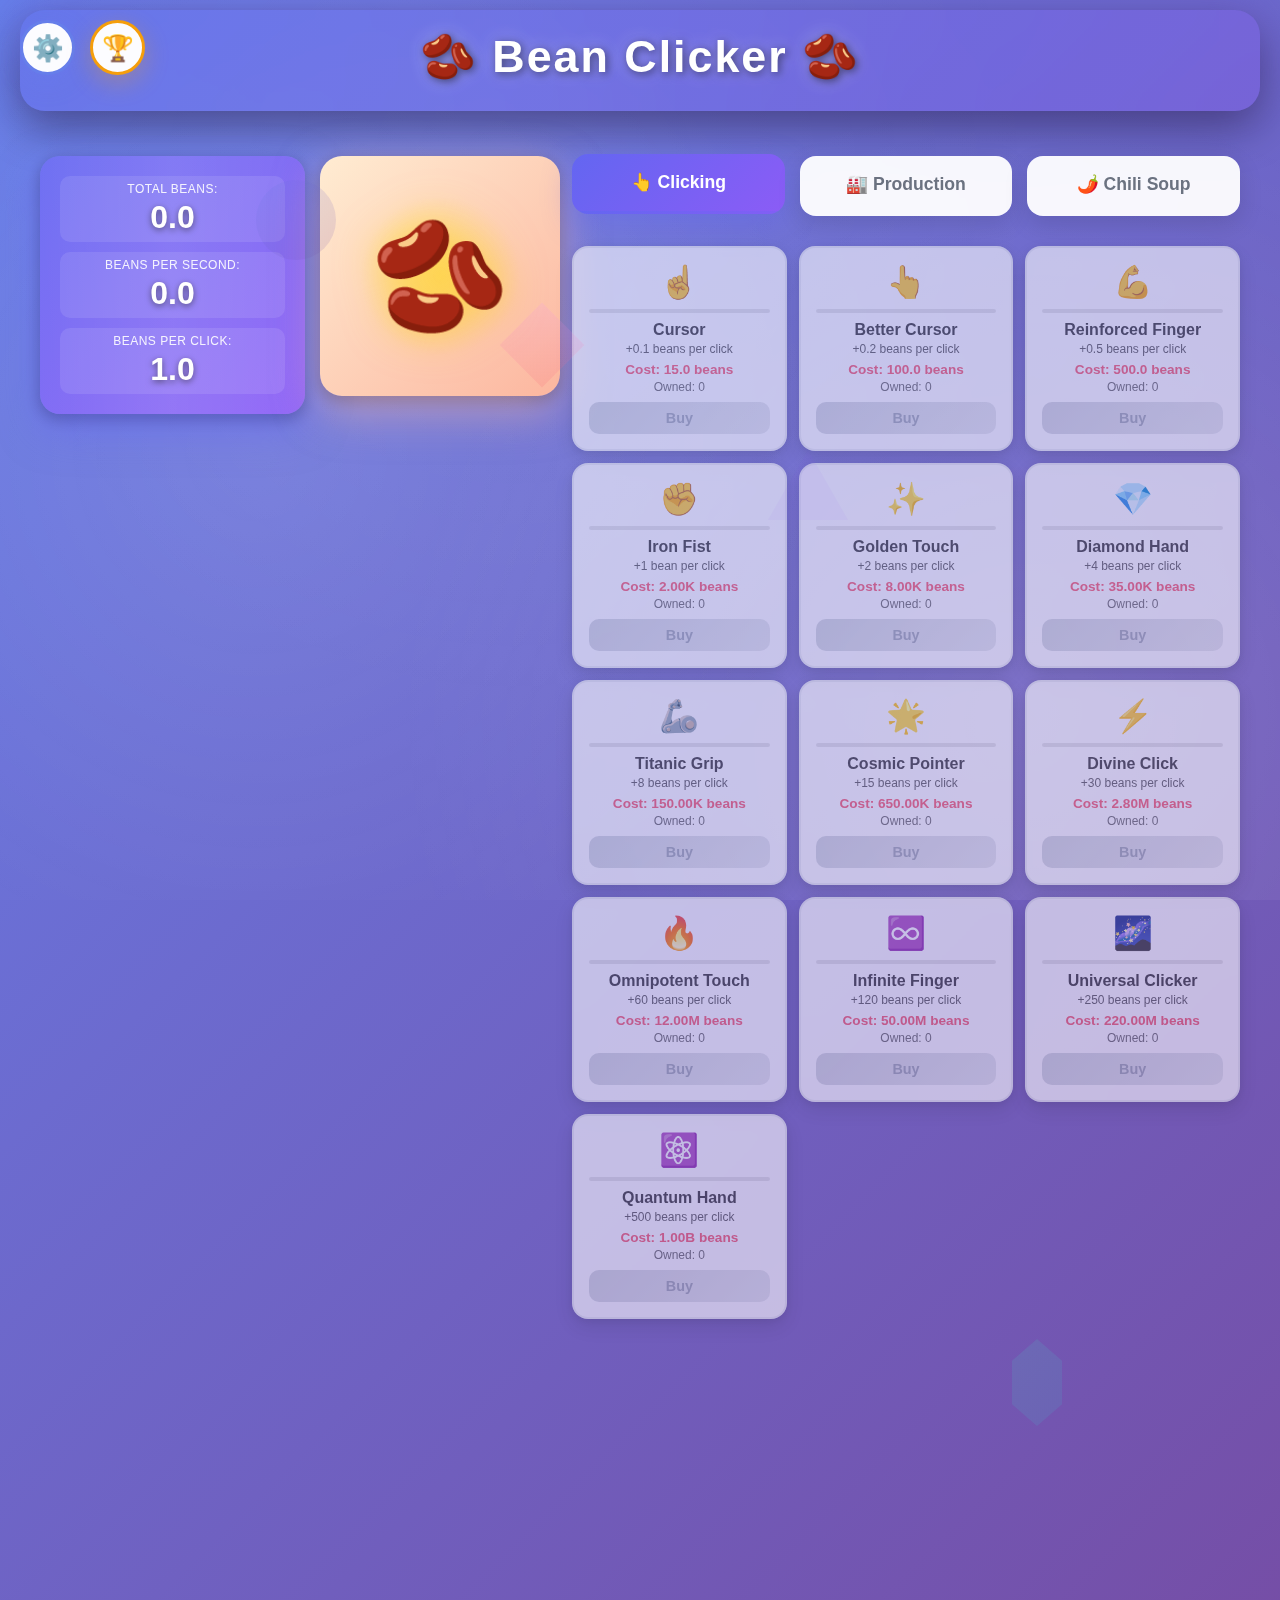
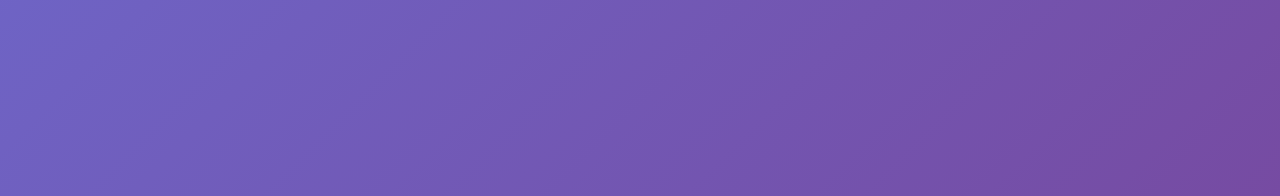
<file: index.html>
<!DOCTYPE html>
<html lang="en">
<head>
    <meta charset="UTF-8">
    <meta name="viewport" content="width=device-width, initial-scale=1.0">
    <title>Bean Clicker - Click the Bean!</title>
    <link rel="stylesheet" href="style.css">
</head>
<body>
    <div class="container">
        <button id="settingsButton" class="settings-button">⚙️</button>
        <button id="achievementsButton" class="achievements-button">🏆</button>
        
        <div id="achievementsModal" class="achievements-modal">
            <div class="achievements-modal-content">
                <div class="achievements-modal-header">
                    <h2>🏆 Achievements</h2>
                    <button id="closeAchievements" class="close-button">✕</button>
                </div>
                <div class="achievements-modal-body">
                    <p class="achievement-progress">Unlocked: <span id="achievementCount">0 / 38</span></p>
                    <div id="achievementList" class="achievements-list"></div>
                </div>
            </div>
        </div>
        
        <div id="settingsModal" class="settings-modal">
            <div class="settings-content">
                <div class="settings-header">
                    <h2>⚙️ Settings</h2>
                    <button id="closeSettings" class="close-button">✕</button>
                </div>
                <div class="settings-body">
                    <button id="saveButton" class="action-button">💾 Save Game</button>
                    <button id="resetButton" class="action-button reset">🔄 Reset Game</button>
                </div>
            </div>
        </div>
        
        <header>
            <h1>🫘 Bean Clicker 🫘</h1>
        </header>

        <main>
            <div class="game-container">
                <div class="left-panel">
                    <div class="top-section">
                        <div class="stats-panel">
                            <div class="stat">
                                <span class="stat-label">Total Beans:</span>
                                <span class="stat-value" id="beanCount">0</span>
                            </div>
                            <div class="stat">
                                <span class="stat-label">Beans per Second:</span>
                                <span class="stat-value" id="beansPerSecond">0</span>
                            </div>
                            <div class="stat">
                                <span class="stat-label">Beans per Click:</span>
                                <span class="stat-value" id="beansPerClick">1</span>
                            </div>
                        </div>

                        <div class="click-area">
                            <button id="beanButton" class="bean-button">
                                🫘
                            </button>
                            <div id="clickEffect"></div>
                        </div>
                    </div>
                    
                    <!-- Active Boosts -->
                    <div id="activeBoosts" class="active-boosts-sidebar"></div>
                </div>

                <!-- Main Content Panel (Right) -->
                <div class="right-panel">
                    <!-- Upgrades Section -->
                    <div class="section-content active" id="section-upgrades">
                        <div class="upgrades-section">
                            <div class="tabs">
                                <button class="tab-button active" data-tab="clicking">👆 Clicking</button>
                                <button class="tab-button" data-tab="production">🏭 Production</button>
                                <button class="tab-button" data-tab="chili">🌶️ Chili Soup</button>
                            </div>

                <!-- Clicking Tab -->
                <div class="tab-content active" id="tab-clicking">
                    <div class="upgrades-grid">
                        <div class="upgrade-card" id="upgrade-cursor">
                            <div class="upgrade-icon">☝️</div>
                            <div class="upgrade-info">
                                <h3>Cursor</h3>
                                <p class="upgrade-description">+0.1 beans per click</p>
                                <p class="upgrade-cost">Cost: <span id="cost-cursor">15</span> beans</p>
                                <p class="upgrade-owned">Owned: <span id="owned-cursor">0</span></p>
                            </div>
                            <button class="buy-button" data-upgrade="cursor">Buy</button>
                        </div>

                        <div class="upgrade-card" id="upgrade-cursor2">
                            <div class="upgrade-icon">👆</div>
                            <div class="upgrade-info">
                                <h3>Better Cursor</h3>
                                <p class="upgrade-description">+0.2 beans per click</p>
                                <p class="upgrade-cost">Cost: <span id="cost-cursor2">100</span> beans</p>
                                <p class="upgrade-owned">Owned: <span id="owned-cursor2">0</span></p>
                            </div>
                            <button class="buy-button" data-upgrade="cursor2">Buy</button>
                        </div>

                        <div class="upgrade-card" id="upgrade-reinforcedFinger">
                            <div class="upgrade-icon">💪</div>
                            <div class="upgrade-info">
                                <h3>Reinforced Finger</h3>
                                <p class="upgrade-description">+0.5 beans per click</p>
                                <p class="upgrade-cost">Cost: <span id="cost-reinforcedFinger">500</span> beans</p>
                                <p class="upgrade-owned">Owned: <span id="owned-reinforcedFinger">0</span></p>
                            </div>
                            <button class="buy-button" data-upgrade="reinforcedFinger">Buy</button>
                        </div>

                        <div class="upgrade-card" id="upgrade-ironFist">
                            <div class="upgrade-icon">✊</div>
                            <div class="upgrade-info">
                                <h3>Iron Fist</h3>
                                <p class="upgrade-description">+1 bean per click</p>
                                <p class="upgrade-cost">Cost: <span id="cost-ironFist">2000</span> beans</p>
                                <p class="upgrade-owned">Owned: <span id="owned-ironFist">0</span></p>
                            </div>
                            <button class="buy-button" data-upgrade="ironFist">Buy</button>
                        </div>

                        <div class="upgrade-card" id="upgrade-goldenTouch">
                            <div class="upgrade-icon">✨</div>
                            <div class="upgrade-info">
                                <h3>Golden Touch</h3>
                                <p class="upgrade-description">+2 beans per click</p>
                                <p class="upgrade-cost">Cost: <span id="cost-goldenTouch">8000</span> beans</p>
                                <p class="upgrade-owned">Owned: <span id="owned-goldenTouch">0</span></p>
                            </div>
                            <button class="buy-button" data-upgrade="goldenTouch">Buy</button>
                        </div>

                        <div class="upgrade-card" id="upgrade-diamondHand">
                            <div class="upgrade-icon">💎</div>
                            <div class="upgrade-info">
                                <h3>Diamond Hand</h3>
                                <p class="upgrade-description">+4 beans per click</p>
                                <p class="upgrade-cost">Cost: <span id="cost-diamondHand">35000</span> beans</p>
                                <p class="upgrade-owned">Owned: <span id="owned-diamondHand">0</span></p>
                            </div>
                            <button class="buy-button" data-upgrade="diamondHand">Buy</button>
                        </div>

                        <div class="upgrade-card" id="upgrade-titanicGrip">
                            <div class="upgrade-icon">🦾</div>
                            <div class="upgrade-info">
                                <h3>Titanic Grip</h3>
                                <p class="upgrade-description">+8 beans per click</p>
                                <p class="upgrade-cost">Cost: <span id="cost-titanicGrip">150000</span> beans</p>
                                <p class="upgrade-owned">Owned: <span id="owned-titanicGrip">0</span></p>
                            </div>
                            <button class="buy-button" data-upgrade="titanicGrip">Buy</button>
                        </div>

                        <div class="upgrade-card" id="upgrade-cosmicPointer">
                            <div class="upgrade-icon">🌟</div>
                            <div class="upgrade-info">
                                <h3>Cosmic Pointer</h3>
                                <p class="upgrade-description">+15 beans per click</p>
                                <p class="upgrade-cost">Cost: <span id="cost-cosmicPointer">650000</span> beans</p>
                                <p class="upgrade-owned">Owned: <span id="owned-cosmicPointer">0</span></p>
                            </div>
                            <button class="buy-button" data-upgrade="cosmicPointer">Buy</button>
                        </div>

                        <div class="upgrade-card" id="upgrade-divineClick">
                            <div class="upgrade-icon">⚡</div>
                            <div class="upgrade-info">
                                <h3>Divine Click</h3>
                                <p class="upgrade-description">+30 beans per click</p>
                                <p class="upgrade-cost">Cost: <span id="cost-divineClick">2800000</span> beans</p>
                                <p class="upgrade-owned">Owned: <span id="owned-divineClick">0</span></p>
                            </div>
                            <button class="buy-button" data-upgrade="divineClick">Buy</button>
                        </div>

                        <div class="upgrade-card" id="upgrade-omnipotentTouch">
                            <div class="upgrade-icon">🔥</div>
                            <div class="upgrade-info">
                                <h3>Omnipotent Touch</h3>
                                <p class="upgrade-description">+60 beans per click</p>
                                <p class="upgrade-cost">Cost: <span id="cost-omnipotentTouch">12000000</span> beans</p>
                                <p class="upgrade-owned">Owned: <span id="owned-omnipotentTouch">0</span></p>
                            </div>
                            <button class="buy-button" data-upgrade="omnipotentTouch">Buy</button>
                        </div>

                        <div class="upgrade-card" id="upgrade-infiniteFinger">
                            <div class="upgrade-icon">♾️</div>
                            <div class="upgrade-info">
                                <h3>Infinite Finger</h3>
                                <p class="upgrade-description">+120 beans per click</p>
                                <p class="upgrade-cost">Cost: <span id="cost-infiniteFinger">50000000</span> beans</p>
                                <p class="upgrade-owned">Owned: <span id="owned-infiniteFinger">0</span></p>
                            </div>
                            <button class="buy-button" data-upgrade="infiniteFinger">Buy</button>
                        </div>

                        <div class="upgrade-card" id="upgrade-universalClicker">
                            <div class="upgrade-icon">🌌</div>
                            <div class="upgrade-info">
                                <h3>Universal Clicker</h3>
                                <p class="upgrade-description">+250 beans per click</p>
                                <p class="upgrade-cost">Cost: <span id="cost-universalClicker">220000000</span> beans</p>
                                <p class="upgrade-owned">Owned: <span id="owned-universalClicker">0</span></p>
                            </div>
                            <button class="buy-button" data-upgrade="universalClicker">Buy</button>
                        </div>

                        <div class="upgrade-card" id="upgrade-quantumHand">
                            <div class="upgrade-icon">⚛️</div>
                            <div class="upgrade-info">
                                <h3>Quantum Hand</h3>
                                <p class="upgrade-description">+500 beans per click</p>
                                <p class="upgrade-cost">Cost: <span id="cost-quantumHand">1000000000</span> beans</p>
                                <p class="upgrade-owned">Owned: <span id="owned-quantumHand">0</span></p>
                            </div>
                            <button class="buy-button" data-upgrade="quantumHand">Buy</button>
                        </div>
                    </div>
                </div>

                <!-- Production Tab -->
                <div class="tab-content" id="tab-production">
                    <div class="upgrades-grid">
                        <div class="upgrade-card" id="upgrade-seedling">
                            <div class="upgrade-icon">🌱</div>
                            <div class="upgrade-info">
                                <h3>Seedling</h3>
                                <p class="upgrade-description">+0.2 beans/sec</p>
                                <p class="upgrade-cost">Cost: <span id="cost-seedling">25</span> beans</p>
                                <p class="upgrade-owned">Owned: <span id="owned-seedling">0</span></p>
                            </div>
                            <button class="buy-button" data-upgrade="seedling">Buy</button>
                        </div>

                        <div class="upgrade-card" id="upgrade-grandma">
                            <div class="upgrade-icon">👵</div>
                            <div class="upgrade-info">
                                <h3>Bean Grandma</h3>
                                <p class="upgrade-description">+0.5 beans/sec</p>
                                <p class="upgrade-cost">Cost: <span id="cost-grandma">80</span> beans</p>
                                <p class="upgrade-owned">Owned: <span id="owned-grandma">0</span></p>
                            </div>
                            <button class="buy-button" data-upgrade="grandma">Buy</button>
                        </div>

                        <div class="upgrade-card" id="upgrade-gardener">
                            <div class="upgrade-icon">👨‍🌾</div>
                            <div class="upgrade-info">
                                <h3>Gardener</h3>
                                <p class="upgrade-description">+1.2 beans/sec</p>
                                <p class="upgrade-cost">Cost: <span id="cost-gardener">200</span> beans</p>
                                <p class="upgrade-owned">Owned: <span id="owned-gardener">0</span></p>
                            </div>
                            <button class="buy-button" data-upgrade="gardener">Buy</button>
                        </div>

                        <div class="upgrade-card" id="upgrade-farm">
                            <div class="upgrade-icon">🌾</div>
                            <div class="upgrade-info">
                                <h3>Bean Farm</h3>
                                <p class="upgrade-description">+3 beans/sec</p>
                                <p class="upgrade-cost">Cost: <span id="cost-farm">600</span> beans</p>
                                <p class="upgrade-owned">Owned: <span id="owned-farm">0</span></p>
                            </div>
                            <button class="buy-button" data-upgrade="farm">Buy</button>
                        </div>

                        <div class="upgrade-card" id="upgrade-greenhouse">
                            <div class="upgrade-icon">🏡</div>
                            <div class="upgrade-info">
                                <h3>Greenhouse</h3>
                                <p class="upgrade-description">+7 beans/sec</p>
                                <p class="upgrade-cost">Cost: <span id="cost-greenhouse">1800</span> beans</p>
                                <p class="upgrade-owned">Owned: <span id="owned-greenhouse">0</span></p>
                            </div>
                            <button class="buy-button" data-upgrade="greenhouse">Buy</button>
                        </div>

                        <div class="upgrade-card" id="upgrade-factory">
                            <div class="upgrade-icon">🏭</div>
                            <div class="upgrade-info">
                                <h3>Bean Factory</h3>
                                <p class="upgrade-description">+18 beans/sec</p>
                                <p class="upgrade-cost">Cost: <span id="cost-factory">5000</span> beans</p>
                                <p class="upgrade-owned">Owned: <span id="owned-factory">0</span></p>
                            </div>
                            <button class="buy-button" data-upgrade="factory">Buy</button>
                        </div>

                        <div class="upgrade-card" id="upgrade-plantation">
                            <div class="upgrade-icon">🌳</div>
                            <div class="upgrade-info">
                                <h3>Plantation</h3>
                                <p class="upgrade-description">+45 beans/sec</p>
                                <p class="upgrade-cost">Cost: <span id="cost-plantation">15000</span> beans</p>
                                <p class="upgrade-owned">Owned: <span id="owned-plantation">0</span></p>
                            </div>
                            <button class="buy-button" data-upgrade="plantation">Buy</button>
                        </div>

                        <div class="upgrade-card" id="upgrade-mine">
                            <div class="upgrade-icon">⛏️</div>
                            <div class="upgrade-info">
                                <h3>Bean Mine</h3>
                                <p class="upgrade-description">+110 beans/sec</p>
                                <p class="upgrade-cost">Cost: <span id="cost-mine">45000</span> beans</p>
                                <p class="upgrade-owned">Owned: <span id="owned-mine">0</span></p>
                            </div>
                            <button class="buy-button" data-upgrade="mine">Buy</button>
                        </div>

                        <div class="upgrade-card" id="upgrade-biolab">
                            <div class="upgrade-icon">🧬</div>
                            <div class="upgrade-info">
                                <h3>Bio Lab</h3>
                                <p class="upgrade-description">+260 beans/sec</p>
                                <p class="upgrade-cost">Cost: <span id="cost-biolab">130000</span> beans</p>
                                <p class="upgrade-owned">Owned: <span id="owned-biolab">0</span></p>
                            </div>
                            <button class="buy-button" data-upgrade="biolab">Buy</button>
                        </div>

                        <div class="upgrade-card" id="upgrade-megafarm">
                            <div class="upgrade-icon">🚜</div>
                            <div class="upgrade-info">
                                <h3>Mega Farm</h3>
                                <p class="upgrade-description">+650 beans/sec</p>
                                <p class="upgrade-cost">Cost: <span id="cost-megafarm">400000</span> beans</p>
                                <p class="upgrade-owned">Owned: <span id="owned-megafarm">0</span></p>
                            </div>
                            <button class="buy-button" data-upgrade="megafarm">Buy</button>
                        </div>

                        <div class="upgrade-card" id="upgrade-continent">
                            <div class="upgrade-icon">🗺️</div>
                            <div class="upgrade-info">
                                <h3>Continent Farm</h3>
                                <p class="upgrade-description">+1600 beans/sec</p>
                                <p class="upgrade-cost">Cost: <span id="cost-continent">1200000</span> beans</p>
                                <p class="upgrade-owned">Owned: <span id="owned-continent">0</span></p>
                            </div>
                            <button class="buy-button" data-upgrade="continent">Buy</button>
                        </div>

                        <div class="upgrade-card" id="upgrade-planet">
                            <div class="upgrade-icon">🌍</div>
                            <div class="upgrade-info">
                                <h3>Planet Farm</h3>
                                <p class="upgrade-description">+4000 beans/sec</p>
                                <p class="upgrade-cost">Cost: <span id="cost-planet">3600000</span> beans</p>
                                <p class="upgrade-owned">Owned: <span id="owned-planet">0</span></p>
                            </div>
                            <button class="buy-button" data-upgrade="planet">Buy</button>
                        </div>

                        <div class="upgrade-card" id="upgrade-galaxy">
                            <div class="upgrade-icon">🌌</div>
                            <div class="upgrade-info">
                                <h3>Galaxy Farm</h3>
                                <p class="upgrade-description">+10000 beans/sec</p>
                                <p class="upgrade-cost">Cost: <span id="cost-galaxy">11000000</span> beans</p>
                                <p class="upgrade-owned">Owned: <span id="owned-galaxy">0</span></p>
                            </div>
                            <button class="buy-button" data-upgrade="galaxy">Buy</button>
                        </div>
                    </div>
                </div>

                <!-- Chili Soup Tab -->
                <div class="tab-content" id="tab-chili">
                    <div class="chili-soup-container">
                        <div class="chili-header-section">
                            <div class="chili-points-display">
                                <span class="chili-label">🌶️ Chili Points</span>
                                <span class="chili-value" id="chiliPoints">0</span>
                            </div>
                            <p class="chili-description">Convert your beans into spicy chili points to unlock special bonuses!</p>
                        </div>
                        
                        <div class="chili-action-section">
                            <button id="makeSoupButton" class="make-soup-button">
                                <span class="soup-icon">🍲</span>
                                <span class="soup-text">Make Chili Soup</span>
                                <span class="soup-cost">Cost: 1000 beans</span>
                            </button>
                        </div>
                        
                        <div class="chili-info-section">
                            <div class="chili-stat-card">
                                <div class="stat-icon">�</div>
                                <div class="stat-info">
                                    <span class="stat-number" id="totalSoups">0</span>
                                    <span class="stat-label">Soups Made</span>
                                </div>
                            </div>
                            <div class="chili-stat-card">
                                <div class="stat-icon">🌶️</div>
                                <div class="stat-info">
                                    <span class="stat-number" id="chiliRate">0</span>
                                    <span class="stat-label">Chili Rate</span>
                                </div>
                            </div>
                        </div>
                    </div>
                        </div>
                    </div>
                </div>
                    </div>
                </div>
            </div>
        </main>
    </div>

    <script src="script.js"></script>
</body>
</html>
</file>
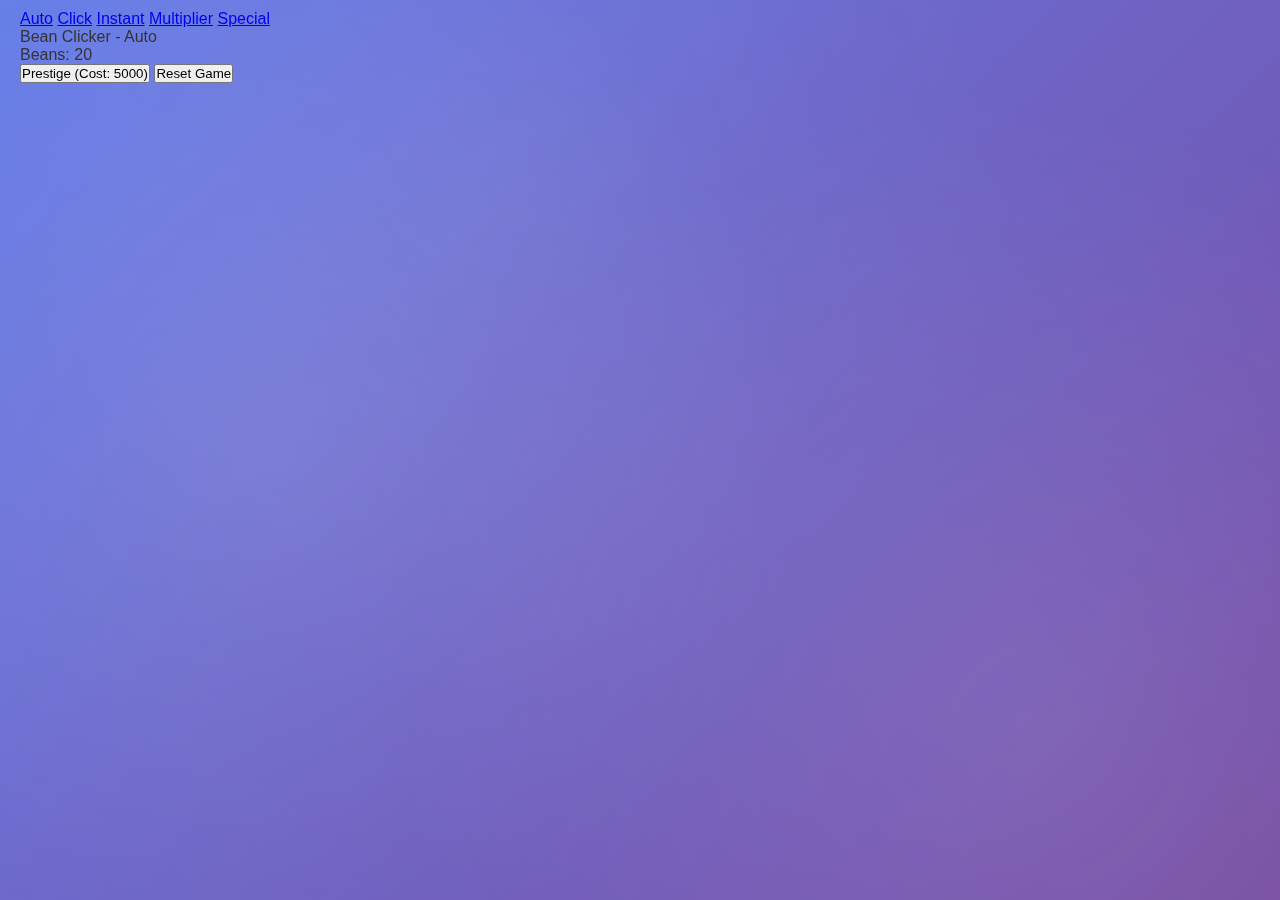
<file: auto.html>
<!DOCTYPE html>
<html lang="en">
<head>
    <meta charset="UTF-8">
    <meta name="viewport" content="width=device-width, initial-scale=1.0">
    <title>Bean Clicker - Auto</title>
    <link rel="stylesheet" href="style.css">
</head>
<body>
    <div class="container">
        <div class="sidebar">
            <a class="tab active" href="auto.html">Auto</a>
            <a class="tab" href="click.html">Click</a>
            <a class="tab" href="instant.html">Instant</a>
            <a class="tab" href="multiplier.html">Multiplier</a>
            <a class="tab" href="special.html">Special</a>
        </div>
        <div class="main">
            <div class="header">Bean Clicker - Auto</div>
            <div class="score" id="score">Beans: 0</div>
            <div class="bean" id="bean"></div>
            <div id="upgrades"></div>
            <div style="margin-bottom: 30px;">
                <button class="upgrade" id="prestige">Prestige (Cost: 5000)</button>
                <button class="upgrade" id="resetGame">Reset Game</button>
            </div>
        </div>
    </div>
    <script>
    // Only auto upgrades
    let beans = 20;
    let beansPerClick = 1;
    let beansPerClickMultiplier = 1;
    let autoClickers = 0;
    let autoClickerSpeed = 1000;
    const scoreEl = document.getElementById('score');
    const beanEl = document.getElementById('bean');
    const upgradesDiv = document.getElementById('upgrades');
    const prestigeBtn = document.getElementById('prestige');
    const resetGameBtn = document.getElementById('resetGame');
    let upgrades = [
        { name: "Auto Clicker", baseCost: 10, cost: 10, effect: () => { autoClickers += 1; }, desc: "+1 Auto Clicker", max: 10, scale: 1.12 },
        { name: "Faster Auto Clicker", baseCost: 30, cost: 30, effect: () => { autoClickerSpeed = Math.max(250, autoClickerSpeed - 100); }, desc: "Auto Clickers click faster", max: 5, scale: 1.15 },
        { name: "Bean Factory", baseCost: 100, cost: 100, effect: () => { autoClickers += 5; }, desc: "+5 Auto Clickers", max: 2, scale: 1.2 },
        { name: "Bean Machine", baseCost: 500, cost: 500, effect: () => { autoClickers += 20; }, desc: "+20 Auto Clickers", max: 1, scale: 1.3 },
        { name: "Bean Accelerator", baseCost: 200, cost: 200, effect: () => { autoClickerSpeed = Math.max(50, autoClickerSpeed - 100); }, desc: "Auto Clickers click even faster", max: 5, scale: 1.15 },
        { name: "Bean Overdrive", baseCost: 1000, cost: 1000, effect: () => { autoClickers += 100; }, desc: "+100 Auto Clickers", max: 1, scale: 1.4 },
        { name: "Bean Finality", baseCost: 5000, cost: 5000, effect: () => { autoClickers += 1000; }, desc: "+1,000 Auto Clickers", max: 1, scale: 1.5 }
    ];
    let upgradeCounts = Array(upgrades.length).fill(0);
    let autoClickerInterval = null;

    function updateScore() {
        scoreEl.textContent = `Beans: ${beans}`;
    }

    function updateUpgrades() {
        upgradesDiv.innerHTML = "";
        upgrades.forEach((upg, i) => {
            const btn = document.createElement("button");
            btn.className = "upgrade";
            btn.id = `upgrade${i}`;
            btn.textContent = `${upg.name} (${upg.desc}) [${upgradeCounts[i]}/${upg.max}] - Cost: ${Math.floor(upg.cost)}`;
            // Always enabled visually, but check in click handler
            if (upgradeCounts[i] >= upg.max) btn.disabled = true;
            btn.onclick = () => {
                if (beans < upg.cost) {
                    alert('Not enough beans!');
                    return;
                }
                if (upgradeCounts[i] >= upg.max) return;
                beans -= upg.cost;
                upg.effect();
                upgradeCounts[i]++;
                upg.cost = upg.baseCost * Math.pow(upg.scale, upgradeCounts[i]);
                updateScore();
                updateUpgrades();
                restartAutoClicker();
            };
            upgradesDiv.appendChild(btn);
        });
    }

    // Hide upgrades initially
    upgradesDiv.style.display = "none";

    // Show upgrades when bean is clicked
    beanEl.addEventListener('click', () => {
        beans += beansPerClick * beansPerClickMultiplier;
        updateScore();
        upgradesDiv.style.display = "flex";
        updateUpgrades();
    });

    beanEl.addEventListener('click', () => {
        beans += beansPerClick * beansPerClickMultiplier;
        updateScore();
        updateUpgrades();
    });

    function restartAutoClicker() {
        if (autoClickerInterval) clearInterval(autoClickerInterval);
        if (autoClickers > 0) {
            autoClickerInterval = setInterval(() => {
                beans += autoClickers * beansPerClick * beansPerClickMultiplier;
                updateScore();
                updateUpgrades();
            }, autoClickerSpeed);
        }
    }

    prestigeBtn.addEventListener('click', () => {
        if (beans >= 5000) {
            beans = 0;
            beansPerClickMultiplier++;
            beansPerClick = 1;
            autoClickers = 0;
            autoClickerSpeed = 1000;
            upgradeCounts = Array(upgrades.length).fill(0);
            restartAutoClicker();
            prestigeBtn.textContent = `Prestige (Cost: 5000) [x${beansPerClickMultiplier}]`;
            updateScore();
            updateUpgrades();
        }
    });

    resetGameBtn.addEventListener('click', () => {
        beans = 0;
        beansPerClick = 1;
        beansPerClickMultiplier = 1;
        autoClickers = 0;
        autoClickerSpeed = 1000;
        upgradeCounts = Array(upgrades.length).fill(0);
        restartAutoClicker();
        prestigeBtn.textContent = `Prestige (Cost: 5000)`;
        updateScore();
        updateUpgrades();
    });

    updateScore();
    updateUpgrades();
    </script>
</body>
</html>
</file>
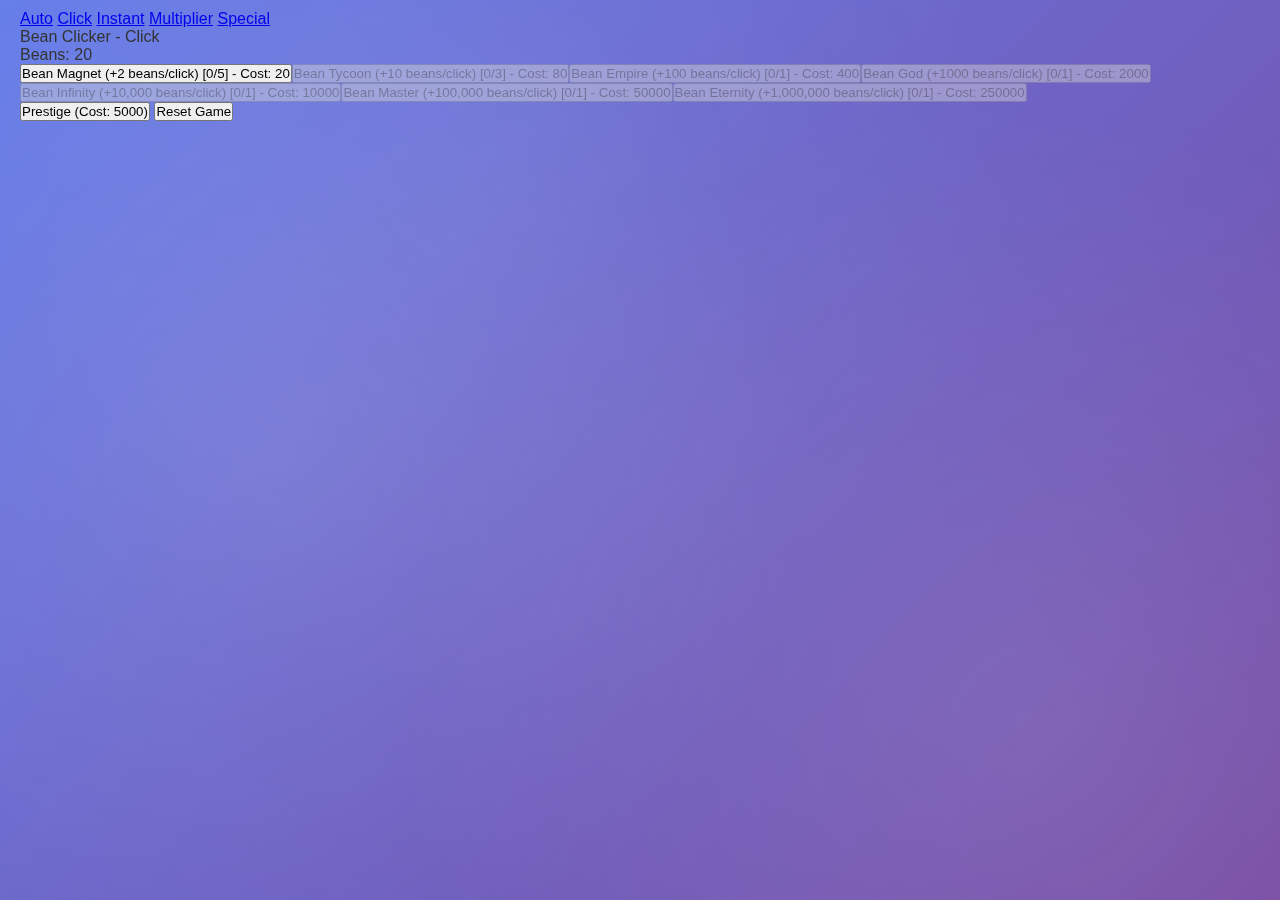
<file: click.html>
<!DOCTYPE html>
<html lang="en">
<head>
    <meta charset="UTF-8">
    <meta name="viewport" content="width=device-width, initial-scale=1.0">
    <title>Bean Clicker - Click</title>
    <link rel="stylesheet" href="style.css">
</head>
<body>
    <div class="container">
        <div class="sidebar">
            <a class="tab" href="auto.html">Auto</a>
            <a class="tab active" href="click.html">Click</a>
            <a class="tab" href="instant.html">Instant</a>
            <a class="tab" href="multiplier.html">Multiplier</a>
            <a class="tab" href="special.html">Special</a>
        </div>
        <div class="main">
            <div class="header">Bean Clicker - Click</div>
            <div class="score" id="score">Beans: 0</div>
            <div class="bean" id="bean"></div>
            <div id="upgrades"></div>
            <div style="margin-bottom: 30px;">
                <button class="upgrade" id="prestige">Prestige (Cost: 5000)</button>
                <button class="upgrade" id="resetGame">Reset Game</button>
            </div>
        </div>
    </div>
    <script>
    // Only click upgrades
    let beans = 20;
    let beansPerClick = 1;
    let beansPerClickMultiplier = 1;
    let autoClickers = 0;
    let autoClickerSpeed = 1000;
    const scoreEl = document.getElementById('score');
    const beanEl = document.getElementById('bean');
    const upgradesDiv = document.getElementById('upgrades');
    const prestigeBtn = document.getElementById('prestige');
    const resetGameBtn = document.getElementById('resetGame');
    let upgrades = [
        { name: "Bean Magnet", baseCost: 20, cost: 20, effect: () => { beansPerClick += 2; }, desc: "+2 beans/click", max: 5, scale: 1.13 },
        { name: "Bean Tycoon", baseCost: 80, cost: 80, effect: () => { beansPerClick += 10; }, desc: "+10 beans/click", max: 3, scale: 1.18 },
        { name: "Bean Empire", baseCost: 400, cost: 400, effect: () => { beansPerClick += 100; }, desc: "+100 beans/click", max: 1, scale: 1.25 },
        { name: "Bean God", baseCost: 2000, cost: 2000, effect: () => { beansPerClick += 1000; }, desc: "+1000 beans/click", max: 1, scale: 1.3 },
        { name: "Bean Infinity", baseCost: 10000, cost: 10000, effect: () => { beansPerClick += 10000; }, desc: "+10,000 beans/click", max: 1, scale: 1.4 },
        { name: "Bean Master", baseCost: 50000, cost: 50000, effect: () => { beansPerClick += 100000; }, desc: "+100,000 beans/click", max: 1, scale: 1.5 },
        { name: "Bean Eternity", baseCost: 250000, cost: 250000, effect: () => { beansPerClick += 1000000; }, desc: "+1,000,000 beans/click", max: 1, scale: 1.6 }
    ];
    let upgradeCounts = Array(upgrades.length).fill(0);
    let autoClickerInterval = null;

    function updateScore() {
        scoreEl.textContent = `Beans: ${beans}`;
    }

    function updateUpgrades() {
        upgradesDiv.innerHTML = "";
        upgrades.forEach((upg, i) => {
            const btn = document.createElement("button");
            btn.className = "upgrade";
            btn.id = `upgrade${i}`;
            btn.textContent = `${upg.name} (${upg.desc}) [${upgradeCounts[i]}/${upg.max}] - Cost: ${Math.floor(upg.cost)}`;
            btn.disabled = beans < upg.cost || upgradeCounts[i] >= upg.max;
            btn.onclick = () => {
                if (beans >= upg.cost && upgradeCounts[i] < upg.max) {
                    beans -= upg.cost;
                    upg.effect();
                    upgradeCounts[i]++;
                    upg.cost = upg.baseCost * Math.pow(upg.scale, upgradeCounts[i]);
                    updateScore();
                    updateUpgrades();
                    restartAutoClicker();
                }
            };
            upgradesDiv.appendChild(btn);
        });
    }

    beanEl.addEventListener('click', () => {
        beans += beansPerClick * beansPerClickMultiplier;
        updateScore();
        updateUpgrades();
    });

    function restartAutoClicker() {
        if (autoClickerInterval) clearInterval(autoClickerInterval);
        if (autoClickers > 0) {
            autoClickerInterval = setInterval(() => {
                beans += autoClickers * beansPerClick * beansPerClickMultiplier;
                updateScore();
                updateUpgrades();
            }, autoClickerSpeed);
        }
    }

    prestigeBtn.addEventListener('click', () => {
        if (beans >= 5000) {
            beans = 0;
            beansPerClickMultiplier++;
            beansPerClick = 1;
            autoClickers = 0;
            autoClickerSpeed = 1000;
            upgradeCounts = Array(upgrades.length).fill(0);
            restartAutoClicker();
            prestigeBtn.textContent = `Prestige (Cost: 5000) [x${beansPerClickMultiplier}]`;
            updateScore();
            updateUpgrades();
        }
    });

    resetGameBtn.addEventListener('click', () => {
        beans = 0;
        beansPerClick = 1;
        beansPerClickMultiplier = 1;
        autoClickers = 0;
        autoClickerSpeed = 1000;
        upgradeCounts = Array(upgrades.length).fill(0);
        restartAutoClicker();
        prestigeBtn.textContent = `Prestige (Cost: 5000)`;
        updateScore();
        updateUpgrades();
    });

    updateScore();
    updateUpgrades();
    </script>
</body>
</html>
</file>
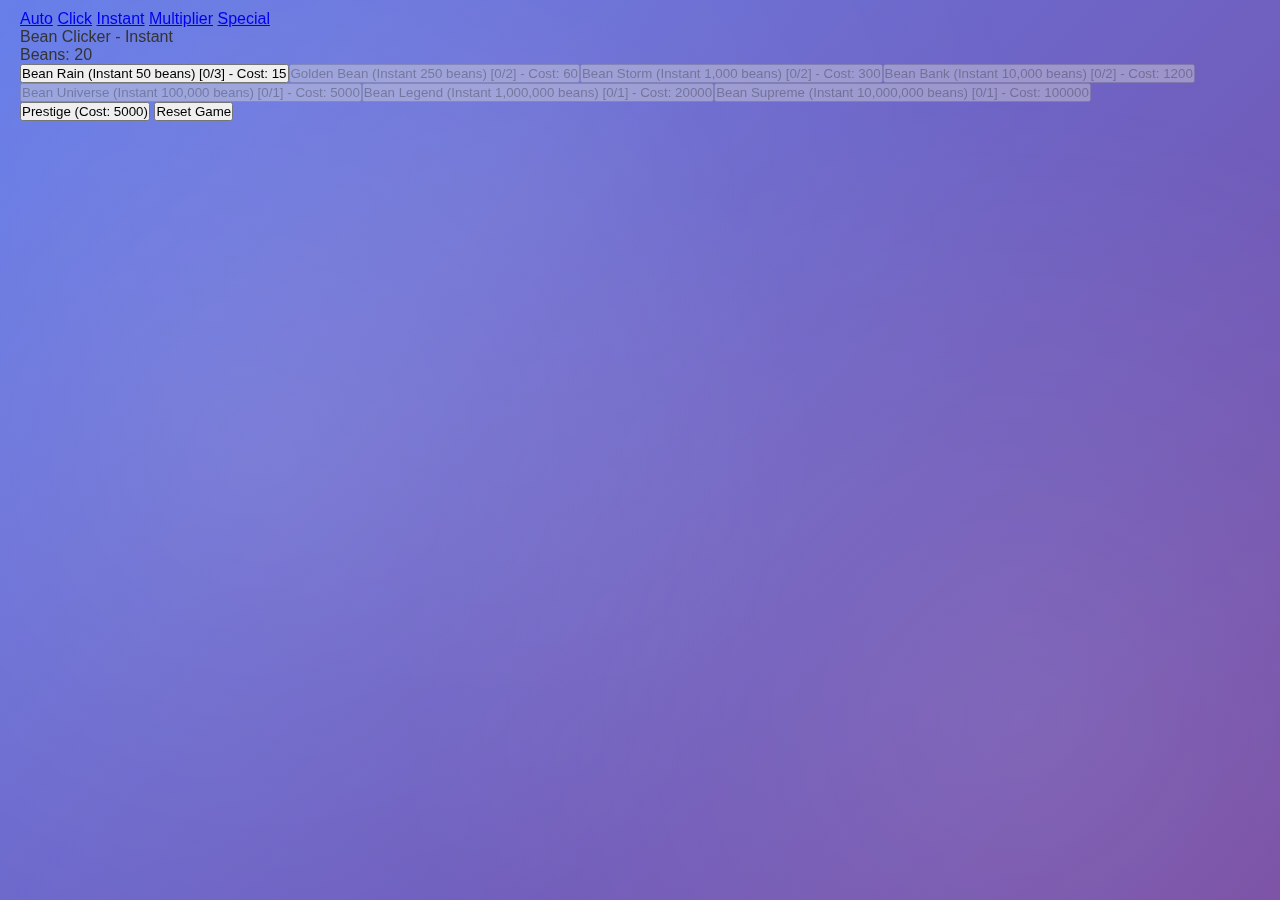
<file: instant.html>
<!DOCTYPE html>
<html lang="en">
<head>
    <meta charset="UTF-8">
    <meta name="viewport" content="width=device-width, initial-scale=1.0">
    <title>Bean Clicker - Instant</title>
    <link rel="stylesheet" href="style.css">
</head>
<body>
    <div class="container">
        <div class="sidebar">
            <a class="tab" href="auto.html">Auto</a>
            <a class="tab" href="click.html">Click</a>
            <a class="tab active" href="instant.html">Instant</a>
            <a class="tab" href="multiplier.html">Multiplier</a>
            <a class="tab" href="special.html">Special</a>
        </div>
        <div class="main">
            <div class="header">Bean Clicker - Instant</div>
            <div class="score" id="score">Beans: 0</div>
            <div class="bean" id="bean"></div>
            <div id="upgrades"></div>
            <div style="margin-bottom: 30px;">
                <button class="upgrade" id="prestige">Prestige (Cost: 5000)</button>
                <button class="upgrade" id="resetGame">Reset Game</button>
            </div>
        </div>
    </div>
    <script>
    // Only instant upgrades
    let beans = 20;
    let beansPerClick = 1;
    let beansPerClickMultiplier = 1;
    let autoClickers = 0;
    let autoClickerSpeed = 1000;
    const scoreEl = document.getElementById('score');
    const beanEl = document.getElementById('bean');
    const upgradesDiv = document.getElementById('upgrades');
    const prestigeBtn = document.getElementById('prestige');
    const resetGameBtn = document.getElementById('resetGame');
    let upgrades = [
        { name: "Bean Rain", baseCost: 15, cost: 15, effect: () => { beans += 50; }, desc: "Instant 50 beans", max: 3, scale: 1.2 },
        { name: "Golden Bean", baseCost: 60, cost: 60, effect: () => { beans += 250; }, desc: "Instant 250 beans", max: 2, scale: 1.25 },
        { name: "Bean Storm", baseCost: 300, cost: 300, effect: () => { beans += 1000; }, desc: "Instant 1,000 beans", max: 2, scale: 1.3 },
        { name: "Bean Bank", baseCost: 1200, cost: 1200, effect: () => { beans += 10000; }, desc: "Instant 10,000 beans", max: 2, scale: 1.35 },
        { name: "Bean Universe", baseCost: 5000, cost: 5000, effect: () => { beans += 100000; }, desc: "Instant 100,000 beans", max: 1, scale: 1.4 },
        { name: "Bean Legend", baseCost: 20000, cost: 20000, effect: () => { beans += 1000000; }, desc: "Instant 1,000,000 beans", max: 1, scale: 1.5 },
        { name: "Bean Supreme", baseCost: 100000, cost: 100000, effect: () => { beans += 10000000; }, desc: "Instant 10,000,000 beans", max: 1, scale: 1.6 }
    ];
    let upgradeCounts = Array(upgrades.length).fill(0);
    let autoClickerInterval = null;

    function updateScore() {
        scoreEl.textContent = `Beans: ${beans}`;
    }

    function updateUpgrades() {
        upgradesDiv.innerHTML = "";
        upgrades.forEach((upg, i) => {
            const btn = document.createElement("button");
            btn.className = "upgrade";
            btn.id = `upgrade${i}`;
            btn.textContent = `${upg.name} (${upg.desc}) [${upgradeCounts[i]}/${upg.max}] - Cost: ${Math.floor(upg.cost)}`;
            btn.disabled = beans < upg.cost || upgradeCounts[i] >= upg.max;
            btn.onclick = () => {
                if (beans >= upg.cost && upgradeCounts[i] < upg.max) {
                    beans -= upg.cost;
                    upg.effect();
                    upgradeCounts[i]++;
                    upg.cost = upg.baseCost * Math.pow(upg.scale, upgradeCounts[i]);
                    updateScore();
                    updateUpgrades();
                    restartAutoClicker();
                }
            };
            upgradesDiv.appendChild(btn);
        });
    }

    beanEl.addEventListener('click', () => {
        beans += beansPerClick * beansPerClickMultiplier;
        updateScore();
        updateUpgrades();
    });

    function restartAutoClicker() {
        if (autoClickerInterval) clearInterval(autoClickerInterval);
        if (autoClickers > 0) {
            autoClickerInterval = setInterval(() => {
                beans += autoClickers * beansPerClick * beansPerClickMultiplier;
                updateScore();
                updateUpgrades();
            }, autoClickerSpeed);
        }
    }

    prestigeBtn.addEventListener('click', () => {
        if (beans >= 5000) {
            beans = 0;
            beansPerClickMultiplier++;
            beansPerClick = 1;
            autoClickers = 0;
            autoClickerSpeed = 1000;
            upgradeCounts = Array(upgrades.length).fill(0);
            restartAutoClicker();
            prestigeBtn.textContent = `Prestige (Cost: 5000) [x${beansPerClickMultiplier}]`;
            updateScore();
            updateUpgrades();
        }
    });

    resetGameBtn.addEventListener('click', () => {
        beans = 0;
        beansPerClick = 1;
        beansPerClickMultiplier = 1;
        autoClickers = 0;
        autoClickerSpeed = 1000;
        upgradeCounts = Array(upgrades.length).fill(0);
        restartAutoClicker();
        prestigeBtn.textContent = `Prestige (Cost: 5000)`;
        updateScore();
        updateUpgrades();
    });

    updateScore();
    updateUpgrades();
    </script>
</body>
</html>
</file>
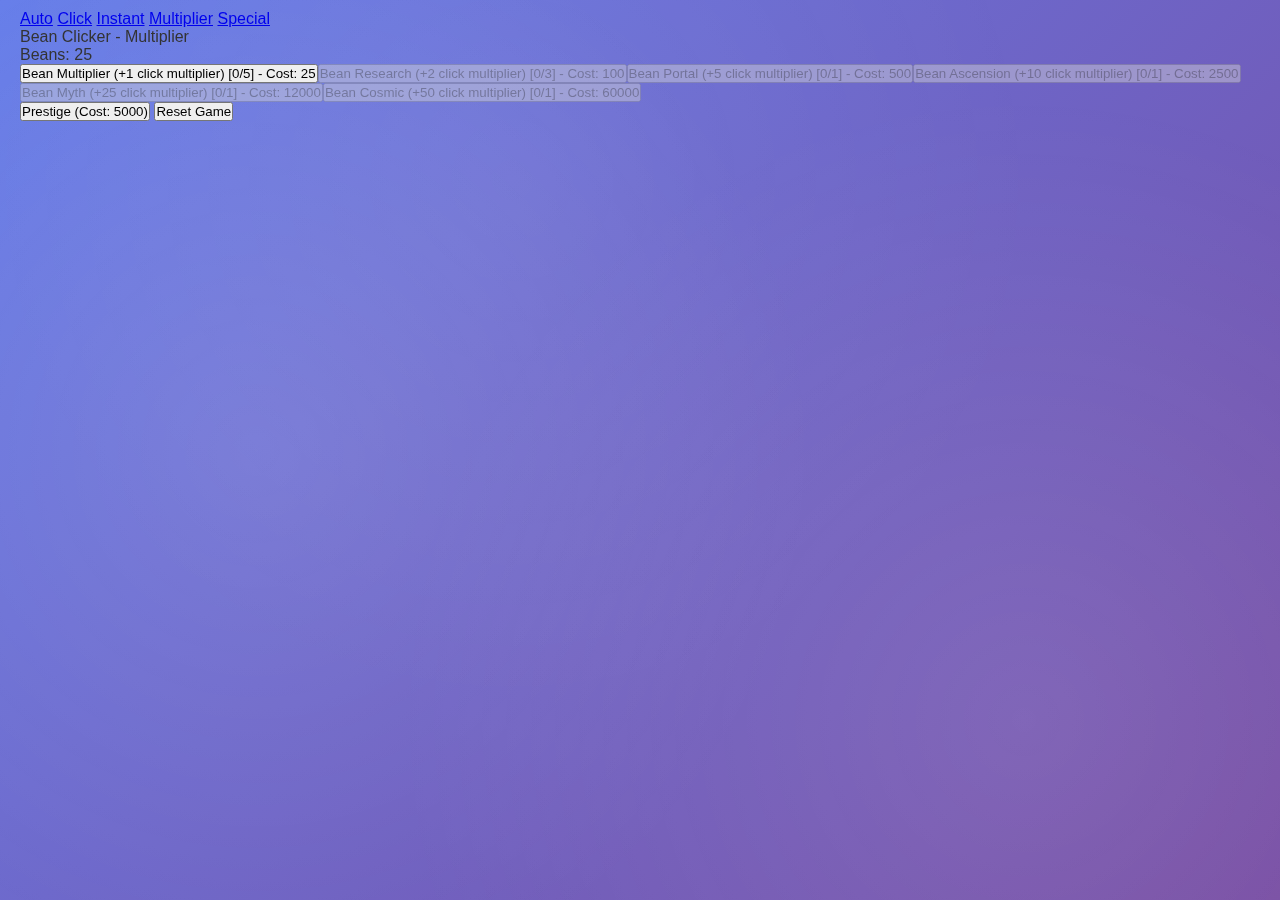
<file: multiplier.html>
<!DOCTYPE html>
<html lang="en">
<head>
    <meta charset="UTF-8">
    <meta name="viewport" content="width=device-width, initial-scale=1.0">
    <title>Bean Clicker - Multiplier</title>
    <link rel="stylesheet" href="style.css">
</head>
<body>
    <div class="container">
        <div class="sidebar">
            <a class="tab" href="auto.html">Auto</a>
            <a class="tab" href="click.html">Click</a>
            <a class="tab" href="instant.html">Instant</a>
            <a class="tab active" href="multiplier.html">Multiplier</a>
            <a class="tab" href="special.html">Special</a>
        </div>
        <div class="main">
            <div class="header">Bean Clicker - Multiplier</div>
            <div class="score" id="score">Beans: 0</div>
            <div class="bean" id="bean"></div>
            <div id="upgrades"></div>
            <div style="margin-bottom: 30px;">
                <button class="upgrade" id="prestige">Prestige (Cost: 5000)</button>
                <button class="upgrade" id="resetGame">Reset Game</button>
            </div>
        </div>
    </div>
    <script>
    // Only multiplier upgrades
    let beans = 25;
    let beansPerClick = 1;
    let beansPerClickMultiplier = 1;
    let autoClickers = 0;
    let autoClickerSpeed = 1000;
    const scoreEl = document.getElementById('score');
    const beanEl = document.getElementById('bean');
    const upgradesDiv = document.getElementById('upgrades');
    const prestigeBtn = document.getElementById('prestige');
    const resetGameBtn = document.getElementById('resetGame');
    let upgrades = [
        { name: "Bean Multiplier", baseCost: 25, cost: 25, effect: () => { beansPerClickMultiplier += 1; }, desc: "+1 click multiplier", max: 5, scale: 1.15 },
        { name: "Bean Research", baseCost: 100, cost: 100, effect: () => { beansPerClickMultiplier += 2; }, desc: "+2 click multiplier", max: 3, scale: 1.18 },
        { name: "Bean Portal", baseCost: 500, cost: 500, effect: () => { beansPerClickMultiplier += 5; }, desc: "+5 click multiplier", max: 1, scale: 1.25 },
        { name: "Bean Ascension", baseCost: 2500, cost: 2500, effect: () => { beansPerClickMultiplier += 10; }, desc: "+10 click multiplier", max: 1, scale: 1.3 },
        { name: "Bean Myth", baseCost: 12000, cost: 12000, effect: () => { beansPerClickMultiplier += 25; }, desc: "+25 click multiplier", max: 1, scale: 1.4 },
        { name: "Bean Cosmic", baseCost: 60000, cost: 60000, effect: () => { beansPerClickMultiplier += 50; }, desc: "+50 click multiplier", max: 1, scale: 1.5 }
    ];
    let upgradeCounts = Array(upgrades.length).fill(0);
    let autoClickerInterval = null;

    function updateScore() {
        scoreEl.textContent = `Beans: ${beans}`;
    }

    function updateUpgrades() {
        upgradesDiv.innerHTML = "";
        upgrades.forEach((upg, i) => {
            const btn = document.createElement("button");
            btn.className = "upgrade";
            btn.id = `upgrade${i}`;
            btn.textContent = `${upg.name} (${upg.desc}) [${upgradeCounts[i]}/${upg.max}] - Cost: ${Math.floor(upg.cost)}`;
            btn.disabled = beans < upg.cost || upgradeCounts[i] >= upg.max;
            btn.onclick = () => {
                if (beans >= upg.cost && upgradeCounts[i] < upg.max) {
                    beans -= upg.cost;
                    upg.effect();
                    upgradeCounts[i]++;
                    upg.cost = upg.baseCost * Math.pow(upg.scale, upgradeCounts[i]);
                    updateScore();
                    updateUpgrades();
                    restartAutoClicker();
                }
            };
            upgradesDiv.appendChild(btn);
        });
    }

    beanEl.addEventListener('click', () => {
        beans += beansPerClick * beansPerClickMultiplier;
        updateScore();
        updateUpgrades();
    });

    function restartAutoClicker() {
        if (autoClickerInterval) clearInterval(autoClickerInterval);
        if (autoClickers > 0) {
            autoClickerInterval = setInterval(() => {
                beans += autoClickers * beansPerClick * beansPerClickMultiplier;
                updateScore();
                updateUpgrades();
            }, autoClickerSpeed);
        }
    }

    prestigeBtn.addEventListener('click', () => {
        if (beans >= 5000) {
            beans = 0;
            beansPerClickMultiplier++;
            beansPerClick = 1;
            autoClickers = 0;
            autoClickerSpeed = 1000;
            upgradeCounts = Array(upgrades.length).fill(0);
            restartAutoClicker();
            prestigeBtn.textContent = `Prestige (Cost: 5000) [x${beansPerClickMultiplier}]`;
            updateScore();
            updateUpgrades();
        }
    });

    resetGameBtn.addEventListener('click', () => {
        beans = 0;
        beansPerClick = 1;
        beansPerClickMultiplier = 1;
        autoClickers = 0;
        autoClickerSpeed = 1000;
        upgradeCounts = Array(upgrades.length).fill(0);
        restartAutoClicker();
        prestigeBtn.textContent = `Prestige (Cost: 5000)`;
        updateScore();
        updateUpgrades();
    });

    updateScore();
    updateUpgrades();
    </script>
</body>
</html>
</file>
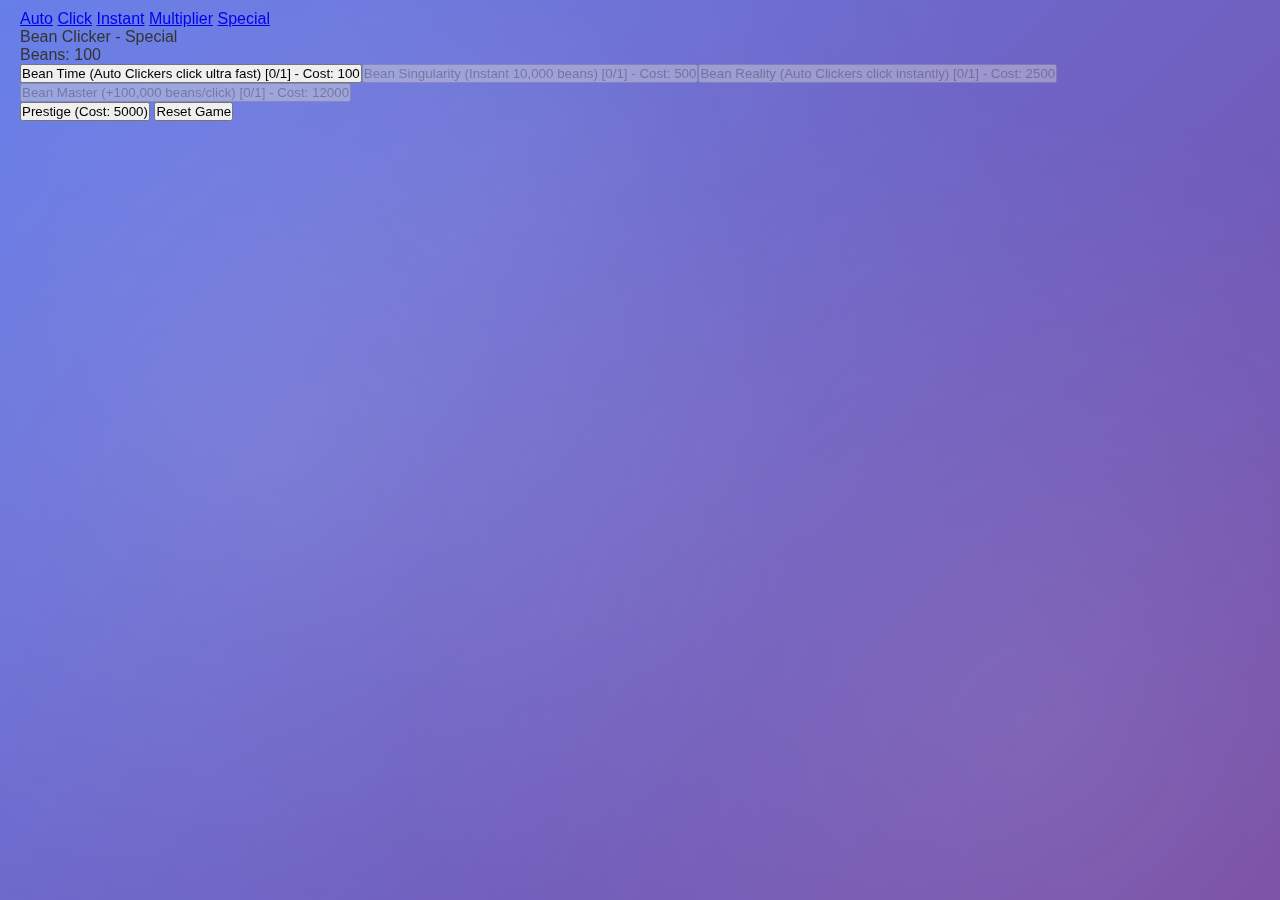
<file: special.html>
<!DOCTYPE html>
<html lang="en">
<head>
    <meta charset="UTF-8">
    <meta name="viewport" content="width=device-width, initial-scale=1.0">
    <title>Bean Clicker - Special</title>
    <link rel="stylesheet" href="style.css">
</head>
<body>
    <div class="container">
        <div class="sidebar">
            <a class="tab" href="auto.html">Auto</a>
            <a class="tab" href="click.html">Click</a>
            <a class="tab" href="instant.html">Instant</a>
            <a class="tab" href="multiplier.html">Multiplier</a>
            <a class="tab active" href="special.html">Special</a>
        </div>
        <div class="main">
            <div class="header">Bean Clicker - Special</div>
            <div class="score" id="score">Beans: 0</div>
            <div class="bean" id="bean"></div>
            <div id="upgrades"></div>
            <div style="margin-bottom: 30px;">
                <button class="upgrade" id="prestige">Prestige (Cost: 5000)</button>
                <button class="upgrade" id="resetGame">Reset Game</button>
            </div>
        </div>
    </div>
    <script>
    // Only special upgrades
    let beans = 100;
    let beansPerClick = 1;
    let beansPerClickMultiplier = 1;
    let autoClickers = 0;
    let autoClickerSpeed = 1000;
    const scoreEl = document.getElementById('score');
    const beanEl = document.getElementById('bean');
    const upgradesDiv = document.getElementById('upgrades');
    const prestigeBtn = document.getElementById('prestige');
    const resetGameBtn = document.getElementById('resetGame');
    let upgrades = [
        { name: "Bean Time", baseCost: 100, cost: 100, effect: () => { autoClickerSpeed = Math.max(10, autoClickerSpeed - 200); }, desc: "Auto Clickers click ultra fast", max: 1, scale: 1.2 },
        { name: "Bean Singularity", baseCost: 500, cost: 500, effect: () => { beans += 10000; }, desc: "Instant 10,000 beans", max: 1, scale: 1.3 },
        { name: "Bean Reality", baseCost: 2500, cost: 2500, effect: () => { autoClickerSpeed = Math.max(1, autoClickerSpeed - 500); }, desc: "Auto Clickers click instantly", max: 1, scale: 1.4 },
        { name: "Bean Master", baseCost: 12000, cost: 12000, effect: () => { beansPerClick += 100000; }, desc: "+100,000 beans/click", max: 1, scale: 1.5 }
    ];
    let upgradeCounts = Array(upgrades.length).fill(0);
    let autoClickerInterval = null;

    function updateScore() {
        scoreEl.textContent = `Beans: ${beans}`;
    }

    function updateUpgrades() {
        upgradesDiv.innerHTML = "";
        upgrades.forEach((upg, i) => {
            const btn = document.createElement("button");
            btn.className = "upgrade";
            btn.id = `upgrade${i}`;
            btn.textContent = `${upg.name} (${upg.desc}) [${upgradeCounts[i]}/${upg.max}] - Cost: ${Math.floor(upg.cost)}`;
            btn.disabled = beans < upg.cost || upgradeCounts[i] >= upg.max;
            btn.onclick = () => {
                if (beans >= upg.cost && upgradeCounts[i] < upg.max) {
                    beans -= upg.cost;
                    upg.effect();
                    upgradeCounts[i]++;
                    upg.cost = upg.baseCost * Math.pow(upg.scale, upgradeCounts[i]);
                    updateScore();
                    updateUpgrades();
                    restartAutoClicker();
                }
            };
            upgradesDiv.appendChild(btn);
        });
    }

    beanEl.addEventListener('click', () => {
        beans += beansPerClick * beansPerClickMultiplier;
        updateScore();
        updateUpgrades();
    });

    function restartAutoClicker() {
        if (autoClickerInterval) clearInterval(autoClickerInterval);
        if (autoClickers > 0) {
            autoClickerInterval = setInterval(() => {
                beans += autoClickers * beansPerClick * beansPerClickMultiplier;
                updateScore();
                updateUpgrades();
            }, autoClickerSpeed);
        }
    }

    prestigeBtn.addEventListener('click', () => {
        if (beans >= 5000) {
            beans = 0;
            beansPerClickMultiplier++;
            beansPerClick = 1;
            autoClickers = 0;
            autoClickerSpeed = 1000;
            upgradeCounts = Array(upgrades.length).fill(0);
            restartAutoClicker();
            prestigeBtn.textContent = `Prestige (Cost: 5000) [x${beansPerClickMultiplier}]`;
            updateScore();
            updateUpgrades();
        }
    });

    resetGameBtn.addEventListener('click', () => {
        beans = 0;
        beansPerClick = 1;
        beansPerClickMultiplier = 1;
        autoClickers = 0;
        autoClickerSpeed = 1000;
        upgradeCounts = Array(upgrades.length).fill(0);
        restartAutoClicker();
        prestigeBtn.textContent = `Prestige (Cost: 5000)`;
        updateScore();
        updateUpgrades();
    });

    updateScore();
    updateUpgrades();
    </script>
</body>
</html>
</file>
<file: style.css>
* {
    margin: 0;
    padding: 0;
    box-sizing: border-box;
    -webkit-tap-highlight-color: transparent;
}

body {
    font-family: 'Segoe UI', Tahoma, Geneva, Verdana, sans-serif;
    background: linear-gradient(135deg, #667eea 0%, #764ba2 25%, #f093fb 50%, #667eea 75%, #764ba2 100%);
    background-size: 400% 400%;
    animation: gradientShift 20s ease infinite;
    min-height: 100vh;
    padding: 10px 20px;
    color: #333;
    user-select: none;
    -webkit-user-select: none;
    -moz-user-select: none;
    -ms-user-select: none;
    -webkit-tap-highlight-color: transparent;
    overflow-x: hidden;
    position: relative;
}

body::before {
    content: '';
    position: fixed;
    top: 0;
    left: 0;
    width: 100%;
    height: 100%;
    background: 
        radial-gradient(circle at 20% 50%, rgba(255, 255, 255, 0.1) 0%, transparent 50%),
        radial-gradient(circle at 80% 80%, rgba(255, 255, 255, 0.1) 0%, transparent 50%),
        radial-gradient(circle at 40% 20%, rgba(255, 255, 255, 0.05) 0%, transparent 50%);
    animation: floatingOrbs 30s ease-in-out infinite;
    pointer-events: none;
    z-index: 0;
}

/* Floating geometric shapes */
.floating-shape {
    position: fixed;
    pointer-events: none;
    opacity: 0.15;
    z-index: 1;
}

.floating-circle {
    width: 80px;
    height: 80px;
    border-radius: 50%;
    background: linear-gradient(135deg, #667eea, #764ba2);
    animation: floatShape1 20s ease-in-out infinite;
}

.floating-square {
    width: 60px;
    height: 60px;
    background: linear-gradient(135deg, #f093fb, #f5576c);
    transform: rotate(45deg);
    animation: floatShape2 25s ease-in-out infinite;
}

.floating-triangle {
    width: 0;
    height: 0;
    border-left: 40px solid transparent;
    border-right: 40px solid transparent;
    border-bottom: 70px solid rgba(139, 92, 246, 0.3);
    animation: floatShape3 22s ease-in-out infinite;
}

.floating-hexagon {
    width: 50px;
    height: 87px;
    background: linear-gradient(135deg, #4ecdc4, #45b7d1);
    position: relative;
    clip-path: polygon(50% 0%, 100% 25%, 100% 75%, 50% 100%, 0% 75%, 0% 25%);
    animation: floatShape4 28s ease-in-out infinite;
}

@keyframes floatShape1 {
    0%, 100% { transform: translate(0, 0) scale(1); }
    25% { transform: translate(100px, -50px) scale(1.2); }
    50% { transform: translate(50px, 100px) scale(0.8); }
    75% { transform: translate(-80px, 30px) scale(1.1); }
}

@keyframes floatShape2 {
    0%, 100% { transform: translate(0, 0) rotate(45deg); }
    33% { transform: translate(-120px, 80px) rotate(135deg); }
    66% { transform: translate(80px, -60px) rotate(225deg); }
}

@keyframes floatShape3 {
    0%, 100% { transform: translate(0, 0) rotate(0deg); }
    50% { transform: translate(-100px, 120px) rotate(180deg); }
}

@keyframes floatShape4 {
    0%, 100% { transform: translate(0, 0) rotate(0deg) scale(1); }
    25% { transform: translate(120px, 60px) rotate(90deg) scale(1.15); }
    50% { transform: translate(-50px, -80px) rotate(180deg) scale(0.9); }
    75% { transform: translate(90px, -40px) rotate(270deg) scale(1.05); }
}

@keyframes gradientShift {
    0% { background-position: 0% 50%; }
    50% { background-position: 100% 50%; }
    100% { background-position: 0% 50%; }
}

@keyframes floatingOrbs {
    0%, 100% { transform: translate(0, 0) scale(1); }
    25% { transform: translate(50px, -30px) scale(1.1); }
    50% { transform: translate(-30px, 50px) scale(0.9); }
    75% { transform: translate(40px, 20px) scale(1.05); }
}

.container {
    max-width: 1800px;
    margin: 0 auto;
    position: relative;
    background: transparent;
    padding: 0;
}

/* Background floating beans */
.bg-particles {
    position: fixed;
    top: 0;
    left: 0;
    width: 100%;
    height: 100%;
    pointer-events: none;
    z-index: 0;
    overflow: hidden;
}

.bg-bean {
    position: absolute;
    font-size: 2rem;
    opacity: 0;
    animation: floatParticles 20s linear infinite;
    bottom: -100px;
}

/* Random sparkles */
.random-sparkle {
    position: fixed;
    pointer-events: none;
    z-index: 5;
    animation: sparkleFloat 3s ease-out forwards;
}

@keyframes sparkleFloat {
    0% {
        opacity: 0;
        transform: translateY(0) scale(0);
    }
    20% {
        opacity: 1;
        transform: translateY(-20px) scale(1);
    }
    80% {
        opacity: 1;
        transform: translateY(-60px) scale(1.2) rotate(180deg);
    }
    100% {
        opacity: 0;
        transform: translateY(-100px) scale(0.5) rotate(360deg);
    }
}

header {
    text-align: center;
    color: white;
    margin-bottom: 25px;
    text-shadow: 
        2px 2px 8px rgba(0, 0, 0, 0.5),
        0 0 20px rgba(255, 255, 255, 0.3);
    padding: 20px;
    background: linear-gradient(135deg, rgba(99, 102, 241, 0.3), rgba(139, 92, 246, 0.3));
    border-radius: 25px;
    box-shadow: 
        0 15px 45px rgba(0, 0, 0, 0.4),
        0 0 40px rgba(139, 92, 246, 0.3);
    backdrop-filter: blur(15px);
    animation: headerFloat 5s ease-in-out infinite;
}

@keyframes headerFloat {
    0%, 100% { transform: translateY(0px); }
    50% { transform: translateY(-10px); }
}

header h1 {
    font-size: 2.8rem;
    margin-bottom: 8px;
    font-weight: 900;
    letter-spacing: 2px;
}

.subtitle {
    font-size: 1.1rem;
    opacity: 0.95;
    font-weight: 500;
}

main {
    background: transparent;
    border-radius: 0;
    padding: 0;
    box-shadow: none;
}

.game-container {
    display: flex;
    gap: 25px;
    align-items: flex-start;
    padding: 20px;
}

.left-panel {
    flex: 0 0 520px;
    display: flex;
    flex-direction: column;
    gap: 15px;
    position: sticky;
    top: 10px;
    max-height: calc(100vh - 20px);
}

.top-section {
    display: flex;
    gap: 15px;
    align-items: flex-start;
}

.middle-panel {
    flex: 0 0 340px;
    position: sticky;
    top: 10px;
    max-height: calc(100vh - 40px);
    overflow-y: auto;
    scrollbar-width: thin;
    scrollbar-color: #6366f1 transparent;
}

.middle-panel::-webkit-scrollbar {
    width: 8px;
}

.middle-panel::-webkit-scrollbar-track {
    background: transparent;
}

.middle-panel::-webkit-scrollbar-thumb {
    background: linear-gradient(135deg, #6366f1, #8b5cf6);
    border-radius: 10px;
    border: 2px solid transparent;
    background-clip: padding-box;
}

.middle-panel::-webkit-scrollbar-thumb:hover {
    background: linear-gradient(135deg, #4f46e5, #7c3aed);
    border: 2px solid transparent;
    background-clip: padding-box;
}

.right-panel {
    flex: 1;
    min-width: 0;
}

.panel-title {
    font-size: 1.3rem;
    font-weight: 700;
    margin-bottom: 15px;
    text-align: center;
    color: #6366f1;
}

.stats-panel {
    display: flex;
    flex-direction: column;
    gap: 10px;
    padding: 20px;
    background: linear-gradient(135deg, #6366f1 0%, #8b5cf6 100%);
    border-radius: 20px;
    color: white;
    box-shadow: 
        0 15px 40px rgba(99, 102, 241, 0.5),
        0 5px 15px rgba(0, 0, 0, 0.3);
    position: relative;
    overflow: hidden;
    animation: glowPulse 4s ease-in-out infinite, gentleFloat 6s ease-in-out infinite;
    backdrop-filter: blur(10px);
    flex: 1;
    min-width: 0;
}

@keyframes glowPulse {
    0%, 100% { 
        box-shadow: 
            0 15px 40px rgba(99, 102, 241, 0.5),
            0 5px 15px rgba(0, 0, 0, 0.3);
    }
    50% { 
        box-shadow: 
            0 20px 60px rgba(99, 102, 241, 0.7),
            0 8px 25px rgba(0, 0, 0, 0.4),
            0 0 40px rgba(139, 92, 246, 0.5);
    }
}

@keyframes gentleFloat {
    0%, 100% { transform: translateY(0px); }
    50% { transform: translateY(-8px); }
}

.stats-panel::before {
    content: '';
    position: absolute;
    top: -50%;
    left: -50%;
    width: 200%;
    height: 200%;
    background: linear-gradient(
        90deg,
        transparent,
        rgba(255, 255, 255, 0.15),
        transparent
    );
    animation: shimmer 3s infinite;
}

@keyframes shimmer {
    0% { transform: translateX(-100%) translateY(-100%) rotate(45deg); }
    100% { transform: translateX(100%) translateY(100%) rotate(45deg); }
}

.stat {
    text-align: center;
    padding: 6px;
    background: rgba(255, 255, 255, 0.1);
    border-radius: 10px;
    transition: all 0.3s ease;
    animation: statBreath 3s ease-in-out infinite;
    animation-delay: calc(var(--stat-index, 0) * 0.2s);
}

@keyframes statBreath {
    0%, 100% { background: rgba(255, 255, 255, 0.1); }
    50% { background: rgba(255, 255, 255, 0.15); }
}

.stat:hover {
    background: rgba(255, 255, 255, 0.25);
    transform: scale(1.05) translateY(-2px);
    box-shadow: 0 4px 12px rgba(0, 0, 0, 0.2);
}

.stat-label {
    display: block;
    font-size: 0.75rem;
    opacity: 0.9;
    margin-bottom: 3px;
    text-transform: uppercase;
    letter-spacing: 0.5px;
}

.stat-value {
    display: block;
    font-size: 2rem;
    font-weight: 800;
    color: #ffffff; /* stronger contrast for readability */
    text-shadow: 0 2px 6px rgba(0, 0, 0, 0.6);
    transition: all 0.3s cubic-bezier(0.34, 1.56, 0.64, 1);
}

.stat-value.updated {
    animation: statValuePop 0.5s cubic-bezier(0.34, 1.56, 0.64, 1);
}

@keyframes statValuePop {
    0% { transform: scale(1); color: #ffffff; }
    50% { transform: scale(1.15); color: #fbbf24; text-shadow: 0 0 20px rgba(251, 191, 36, 0.8); }
    100% { transform: scale(1); color: #ffffff; }
}

@keyframes statPulse {
    0% { transform: scale(1); }
    50% { transform: scale(1.1); color: #fbbf24; }
    100% { transform: scale(1); }
}

@keyframes shake {
    0%, 100% { transform: translateX(0); }
    10%, 30%, 50%, 70%, 90% { transform: translateX(-4px); }
    20%, 40%, 60%, 80% { transform: translateX(4px); }
}

.shake {
    animation: shake 0.5s ease-in-out;
}

@keyframes screenFlash {
    0% { opacity: 0; }
    50% { opacity: 0.3; }
    100% { opacity: 0; }
}

.screen-flash {
    position: fixed;
    top: 0;
    left: 0;
    width: 100%;
    height: 100%;
    background: radial-gradient(circle, rgba(255, 215, 0, 0.8), transparent);
    pointer-events: none;
    z-index: 9999;
    animation: screenFlash 0.5s ease-out;
}

@keyframes screenShake {
    0%, 100% { transform: translate(0, 0); }
    10%, 30%, 50%, 70%, 90% { transform: translate(-5px, 5px); }
    20%, 40%, 60%, 80% { transform: translate(5px, -5px); }
}

.confetti {
    position: fixed;
    width: 10px;
    height: 10px;
    pointer-events: none;
    z-index: 9998;
    animation: confettiFall 3s ease-out forwards;
}

@keyframes confettiFall {
    0% {
        transform: translateY(0) rotate(0deg);
        opacity: 1;
    }
    100% {
        transform: translateY(100vh) rotate(720deg);
        opacity: 0;
    }
}

.bean-bounce {
    animation: beanBounce 0.6s cubic-bezier(0.68, -0.55, 0.265, 1.55);
}

@keyframes beanBounce {
    0% { transform: scale(1); }
    25% { transform: scale(1.3) rotate(5deg); }
    50% { transform: scale(0.9) rotate(-5deg); }
    75% { transform: scale(1.1) rotate(3deg); }
    100% { transform: scale(1) rotate(0deg); }
}

.floating-coin {
    position: fixed;
    font-size: 1.5rem;
    pointer-events: none;
    z-index: 997;
    animation: floatCoin 2s ease-out forwards;
    text-shadow: 0 0 10px rgba(255, 215, 0, 0.8);
}

@keyframes floatCoin {
    0% {
        transform: translateY(0) scale(0);
        opacity: 0;
    }
    10% {
        transform: translateY(-20px) scale(1);
        opacity: 1;
    }
    90% {
        opacity: 1;
    }
    100% {
        transform: translateY(-200px) scale(0.5);
        opacity: 0;
    }
}

.upgrade-purchased {
    animation: upgradePulse 0.6s ease-out;
}

@keyframes upgradePulse {
    0% { transform: scale(1); box-shadow: 0 2px 8px rgba(0, 0, 0, 0.08); }
    25% { transform: scale(1.05); box-shadow: 0 8px 32px rgba(16, 185, 129, 0.6); }
    50% { transform: scale(0.98); box-shadow: 0 4px 16px rgba(16, 185, 129, 0.4); }
    75% { transform: scale(1.02); box-shadow: 0 6px 24px rgba(16, 185, 129, 0.5); }
    100% { transform: scale(1); box-shadow: 0 2px 8px rgba(0, 0, 0, 0.08); }
}

.number-rise {
    position: fixed;
    font-size: 1.2rem;
    font-weight: bold;
    color: #10b981;
    pointer-events: none;
    z-index: 996;
    animation: numberRise 1.5s ease-out forwards;
    text-shadow: 0 0 10px rgba(16, 185, 129, 0.8);
}

@keyframes numberRise {
    0% {
        transform: translateY(0) scale(0.5);
        opacity: 0;
    }
    20% {
        transform: translateY(-20px) scale(1);
        opacity: 1;
    }
    100% {
        transform: translateY(-120px) scale(0.8);
        opacity: 0;
    }
}

.milestone-celebration {
    position: fixed;
    top: 50%;
    left: 50%;
    transform: translate(-50%, -50%);
    font-size: 4rem;
    font-weight: bold;
    color: #fbbf24;
    text-shadow: 0 0 20px rgba(251, 191, 36, 0.8);
    pointer-events: none;
    z-index: 10001;
    animation: milestonePop 2s ease-out forwards;
}

@keyframes milestonePop {
    0% {
        transform: translate(-50%, -50%) scale(0);
        opacity: 0;
    }
    20% {
        transform: translate(-50%, -50%) scale(1.2);
        opacity: 1;
    }
    80% {
        transform: translate(-50%, -50%) scale(1);
        opacity: 1;
    }
    100% {
        transform: translate(-50%, -50%) scale(0.8);
        opacity: 0;
    }
}

.click-area {
    display: flex;
    justify-content: center;
    align-items: center;
    position: relative;
    min-height: 240px;
    width: 240px;
    flex-shrink: 0;
    background: linear-gradient(135deg, #ffecd2 0%, #fcb69f 100%);
    border-radius: 22px;
    padding: 25px;
    user-select: none;
    -webkit-user-select: none;
    -moz-user-select: none;
    -ms-user-select: none;
    box-shadow: 
        0 15px 45px rgba(252, 182, 159, 0.5),
        0 5px 15px rgba(0, 0, 0, 0.3);
    animation: clickAreaFloat 6s ease-in-out infinite;
}

@keyframes clickAreaFloat {
    0%, 100% { transform: translateY(0px); }
    50% { transform: translateY(-8px); }
}

.bean-button {
    font-size: 7rem;
    background: none;
    border: none;
    cursor: pointer;
    transition: transform 0.1s ease, filter 0.3s ease;
    animation: pulse 2s ease-in-out infinite, beanBreath 4s ease-in-out infinite;
    position: relative;
    z-index: 10;
    user-select: none;
    -webkit-user-select: none;
    -moz-user-select: none;
    -ms-user-select: none;
    -webkit-tap-highlight-color: transparent;
    outline: none;
    filter: drop-shadow(0 0 20px rgba(255, 215, 0, 0.5));
}

.bean-button:focus {
    outline: none;
}

.bean-button::-moz-focus-inner {
    border: 0;
}

.bean-button::before {
    content: '';
    position: absolute;
    top: 50%;
    left: 50%;
    width: 120%;
    height: 120%;
    transform: translate(-50%, -50%);
    background: radial-gradient(circle, rgba(255,215,0,0.3) 0%, transparent 70%);
    animation: pulseRing 2s ease-out infinite;
    pointer-events: none;
    z-index: -1;
}

@keyframes beanBreath {
    0%, 100% { filter: drop-shadow(0 0 20px rgba(255, 215, 0, 0.5)); }
    50% { filter: drop-shadow(0 0 35px rgba(255, 215, 0, 0.8)); }
}

@keyframes pulseRing {
    0% {
        transform: translate(-50%, -50%) scale(0.8);
        opacity: 1;
    }
    50% {
        transform: translate(-50%, -50%) scale(1.2);
        opacity: 0.5;
    }
    100% {
        transform: translate(-50%, -50%) scale(1.5);
        opacity: 0;
    }
}

.bean-button:hover {
    transform: scale(1.05);
    filter: drop-shadow(0 0 25px rgba(255, 215, 0, 0.7)) brightness(1.08);
    animation: pulse 2s ease-in-out infinite, beanBreath 4s ease-in-out infinite, hoverWobble 0.6s ease-in-out;
}

@keyframes hoverWobble {
    0%, 100% { transform: scale(1.05) rotate(0deg); }
    25% { transform: scale(1.06) rotate(1deg); }
    75% { transform: scale(1.04) rotate(-1deg); }
}

.bean-button:active {
    transform: scale(0.92);
    filter: drop-shadow(0 0 30px rgba(255, 215, 0, 0.9)) brightness(1.2) saturate(1.1);
    animation: none;
}

@keyframes pulse {
    0%, 100% { transform: scale(1); }
    50% { transform: scale(1.02); }
}

/* Rainbow glow for high combos */
.bean-button.rainbow-glow {
    animation: pulse 2s ease-in-out infinite, rainbowGlow 2s linear infinite !important;
}

@keyframes rainbowGlow {
    0% { filter: drop-shadow(0 0 30px rgba(255, 0, 0, 0.8)) brightness(1.2); }
    16% { filter: drop-shadow(0 0 30px rgba(255, 127, 0, 0.8)) brightness(1.2); }
    33% { filter: drop-shadow(0 0 30px rgba(255, 255, 0, 0.8)) brightness(1.2); }
    50% { filter: drop-shadow(0 0 30px rgba(0, 255, 0, 0.8)) brightness(1.2); }
    66% { filter: drop-shadow(0 0 30px rgba(0, 0, 255, 0.8)) brightness(1.2); }
    83% { filter: drop-shadow(0 0 30px rgba(139, 0, 255, 0.8)) brightness(1.2); }
    100% { filter: drop-shadow(0 0 30px rgba(255, 0, 0, 0.8)) brightness(1.2); }
}

#clickEffect {
    position: absolute;
    pointer-events: none;
    z-index: 100;
    user-select: none;
    -webkit-user-select: none;
    -moz-user-select: none;
    -ms-user-select: none;
}

.click-text {
    position: absolute;
    font-size: 2.5rem;
    font-weight: bold;
    color: #fbbf24;
    animation: floatUp 1s ease-out forwards, clickTextPop 0.3s ease-out;
    text-shadow:
        0 0 20px rgba(251, 191, 36, 1),
        0 0 40px rgba(251, 191, 36, 0.6),
        2px 2px 8px rgba(0, 0, 0, 0.5);
    user-select: none;
    -webkit-user-select: none;
    -moz-user-select: none;
    -ms-user-select: none;
    pointer-events: none;
    z-index: 1000;
    transform: translate(-50%, -50%);
    box-shadow: 0 6px 20px rgba(251, 191, 36, 0.6);
}

@keyframes clickTextPop {
    0% { 
        transform: translate(-50%, -50%) scale(0.5);
        opacity: 0;
    }
    40% { 
        transform: translate(-50%, -50%) scale(1.1);
        opacity: 1;
    }
    100% { 
        transform: translate(-50%, -50%) scale(1);
    }
}

/* Tabs */
.tabs {
    display: flex;
    gap: 15px;
    margin-bottom: 30px;
    border-bottom: none;
    padding-bottom: 0;
}

.tab-button {
    flex: 1;
    padding: 18px 26px;
    background: rgba(255, 255, 255, 0.95);
    backdrop-filter: blur(12px);
    border: none;
    border-bottom: 3px solid transparent;
    font-size: 1.1rem;
    font-weight: 700;
    cursor: pointer;
    transition: all 0.3s cubic-bezier(0.4, 0, 0.2, 1);
    color: #6b7280;
    position: relative;
    overflow: hidden;
    border-radius: 16px;
    box-shadow: 0 8px 25px rgba(0, 0, 0, 0.12);
}

.tab-button::before {
    content: '';
    position: absolute;
    top: 0;
    left: -100%;
    width: 100%;
    height: 100%;
    background: linear-gradient(90deg, transparent, rgba(255, 255, 255, 0.4), transparent);
    transition: left 0.5s ease;
}

.tab-button:hover::before {
    left: 100%;
}

.tab-button:hover {
    background: linear-gradient(135deg, rgba(229, 231, 235, 0.95) 0%, rgba(209, 213, 219, 0.95) 100%);
    transform: translateY(-4px);
    box-shadow: 0 12px 35px rgba(99, 102, 241, 0.2);
    color: #4b5563;
}

.tab-button.active {
    background: linear-gradient(135deg, #6366f1 0%, #8b5cf6 100%);
    color: white;
    border-bottom-color: transparent;
    box-shadow: 0 10px 30px rgba(99, 102, 241, 0.4);
    transform: translateY(-2px);
}

.tab-button.active:hover {
    background: linear-gradient(135deg, #5b5edb 0%, #7c4fe0 100%);
    transform: translateY(-2px);
}

.tab-content {
    display: none;
    animation: fadeIn 0.3s ease;
}

.tab-content.active {
    display: block;
}

@keyframes fadeIn {
    from {
        opacity: 0;
        transform: translateY(10px);
    }
    to {
        opacity: 1;
        transform: translateY(0);
    }
}

.upgrades-grid {
    display: grid;
    grid-template-columns: repeat(auto-fit, minmax(200px, 1fr));
    gap: 12px;
}

.upgrade-card {
    background: rgba(255, 255, 255, 0.98);
    border: 2px solid rgba(229, 231, 235, 0.8);
    border-radius: 16px;
    padding: 15px;
    display: flex;
    flex-direction: column;
    align-items: center;
    gap: 8px;
    transition: all 0.3s ease;
    box-shadow: 
        0 8px 20px rgba(0, 0, 0, 0.15),
        0 2px 8px rgba(0, 0, 0, 0.1);
    animation: cardFloat 3s ease-in-out infinite;
    backdrop-filter: blur(10px);
}

.upgrade-card:nth-child(1) { animation-delay: 0s; }
.upgrade-card:nth-child(2) { animation-delay: 0.15s; }
.upgrade-card:nth-child(3) { animation-delay: 0.3s; }
.upgrade-card:nth-child(4) { animation-delay: 0.45s; }
.upgrade-card:nth-child(5) { animation-delay: 0.6s; }
.upgrade-card:nth-child(6) { animation-delay: 0.75s; }
.upgrade-card:nth-child(7) { animation-delay: 0.9s; }
.upgrade-card:nth-child(8) { animation-delay: 1.05s; }
.upgrade-card:nth-child(9) { animation-delay: 1.2s; }
.upgrade-card:nth-child(10) { animation-delay: 1.35s; }
.upgrade-card:nth-child(11) { animation-delay: 1.5s; }
.upgrade-card:nth-child(12) { animation-delay: 1.65s; }
.upgrade-card:nth-child(13) { animation-delay: 1.8s; }
.upgrade-card:nth-child(14) { animation-delay: 1.95s; }
.upgrade-card:nth-child(15) { animation-delay: 2.1s; }
.upgrade-card:nth-child(16) { animation-delay: 2.25s; }
.upgrade-card:nth-child(17) { animation-delay: 2.4s; }
.upgrade-card:nth-child(18) { animation-delay: 2.55s; }
.upgrade-card:nth-child(19) { animation-delay: 2.7s; }
.upgrade-card:nth-child(20) { animation-delay: 2.85s; }

@keyframes cardFloat {
    0%, 100% { transform: translateY(0px); }
    50% { transform: translateY(-12px); }
}

.upgrade-card:hover {
    transform: translateY(-18px) scale(1.05) !important;
    box-shadow: 0 15px 40px rgba(99, 102, 241, 0.4);
    border-color: #a78bfa;
}

.upgrade-card:hover .upgrade-icon {
    animation: iconBounce 0.6s ease-in-out;
}

@keyframes iconBounce {
    0%, 100% { transform: scale(1) rotate(0deg); }
    25% { transform: scale(1.2) rotate(-10deg); }
    50% { transform: scale(1.1) rotate(10deg); }
    75% { transform: scale(1.15) rotate(-5deg); }
}

.upgrade-card.disabled {
    opacity: 0.6;
    cursor: not-allowed;
}

/* Keep floating animation for affordable cards too */
.upgrade-card.affordable {
    animation: cardFloatAffordable 2.5s ease-in-out infinite;
    border-color: #10b981;
    box-shadow: 0 4px 16px rgba(16, 185, 129, 0.3);
}

@keyframes cardFloatAffordable {
    0%, 100% { 
        transform: translateY(0px);
        box-shadow: 0 4px 16px rgba(16, 185, 129, 0.3);
    }
    50% { 
        transform: translateY(-12px);
        box-shadow: 0 8px 24px rgba(16, 185, 129, 0.5);
    }
}

.cursor-trail {
    position: fixed;
    width: 8px;
    height: 8px;
    border-radius: 50%;
    pointer-events: none;
    z-index: 9997;
    animation: trailFade 0.6s ease-out forwards;
}

@keyframes trailFade {
    0% {
        transform: scale(1);
        opacity: 0.8;
    }
    100% {
        transform: scale(0);
        opacity: 0;
    }
}

.upgrade-card.locked {
    opacity: 0.3;
    filter: grayscale(100%);
    position: relative;
}

.upgrade-card.locked::after {
    content: '🔒';
    position: absolute;
    top: 10px;
    right: 10px;
    font-size: 2rem;
    opacity: 0.8;
}

.upgrade-card.locked:hover {
    transform: none;
    box-shadow: 0 4px 6px rgba(0, 0, 0, 0.1);
}

.upgrade-progress {
    width: 100%;
    height: 4px;
    background: rgba(0, 0, 0, 0.1);
    border-radius: 2px;
    overflow: hidden;
    margin-bottom: 8px;
}

.upgrade-progress-bar {
    height: 100%;
    background: linear-gradient(90deg, #10b981 0%, #059669 100%);
    border-radius: 2px;
    transition: width 0.3s ease;
    box-shadow: 0 0 8px rgba(16, 185, 129, 0.5);
}

.tooltip {
    position: fixed;
    background: rgba(0, 0, 0, 0.9);
    color: white;
    padding: 12px 16px;
    border-radius: 8px;
    font-size: 0.9rem;
    pointer-events: none;
    z-index: 10000;
    opacity: 0;
    transition: opacity 0.2s ease;
    max-width: 250px;
    box-shadow: 0 4px 12px rgba(0, 0, 0, 0.3);
}

.tooltip.visible {
    opacity: 1;
}

.tooltip-title {
    font-weight: bold;
    margin-bottom: 6px;
    color: #fbbf24;
}

.tooltip-detail {
    margin: 4px 0;
    font-size: 0.85rem;
}

.ripple {
    position: fixed;
    border-radius: 50%;
    background: radial-gradient(circle, rgba(255, 215, 0, 0.6), transparent);
    pointer-events: none;
    animation: rippleEffect 0.8s ease-out forwards;
    z-index: 998;
}

@keyframes rippleEffect {
    0% {
        width: 0;
        height: 0;
        opacity: 1;
    }
    100% {
        width: 200px;
        height: 200px;
        opacity: 0;
    }
}

/* Enhanced impact wave on click */
.impact-wave {
    position: fixed;
    width: 150px;
    height: 150px;
    border-radius: 50%;
    border: 2px solid rgba(251, 191, 36, 0.6);
    pointer-events: none;
    z-index: 9999;
    animation: impactExpand 0.8s ease-out forwards;
}

@keyframes impactExpand {
    0% {
        transform: scale(0);
        opacity: 1;
        border-width: 3px;
    }
    50% {
        border-color: rgba(251, 191, 36, 0.8);
        box-shadow: 0 0 20px rgba(251, 191, 36, 0.5);
    }
    100% {
        transform: scale(1.8);
        opacity: 0;
        border-width: 0px;
    }
}

/* Light burst effect */
.light-burst {
    position: fixed;
    width: 200px;
    height: 200px;
    border-radius: 50%;
    background: radial-gradient(circle, rgba(251, 191, 36, 0.5) 0%, rgba(251, 191, 36, 0.2) 30%, transparent 70%);
    pointer-events: none;
    z-index: 9998;
    animation: burstExpand 0.6s ease-out forwards;
}

@keyframes burstExpand {
    0% {
        transform: scale(0);
        opacity: 1;
    }
    100% {
        transform: scale(2);
        opacity: 0;
    }
}

.upgrade-icon {
    font-size: 2rem;
}

.upgrade-info {
    text-align: center;
    flex: 1;
    width: 100%;
}

.upgrade-info h3 {
    font-size: 1rem;
    margin-bottom: 3px;
    color: #333;
}

.upgrade-description {
    font-size: 0.75rem;
    color: #555;
    margin-bottom: 6px;
}

.upgrade-cost {
    font-weight: bold;
    color: #f5576c;
    margin-bottom: 3px;
    font-size: 0.85rem;
}

.upgrade-owned {
    font-size: 0.75rem;
    color: #666;
}

.buy-button {
    background: linear-gradient(135deg, #6366f1 0%, #8b5cf6 100%);
    color: white;
    border: none;
    padding: 8px 20px;
    border-radius: 10px;
    font-size: 0.9rem;
    font-weight: 700;
    cursor: pointer;
    transition: all 0.2s ease;
    box-shadow: 0 4px 12px rgba(99, 102, 241, 0.3);
    width: 100%;
    position: relative;
    overflow: hidden;
}

.buy-button::before {
    content: '';
    position: absolute;
    top: 50%;
    left: 50%;
    width: 0;
    height: 0;
    border-radius: 50%;
    background: rgba(255, 255, 255, 0.3);
    transform: translate(-50%, -50%);
    transition: width 0.4s ease, height 0.4s ease;
}

.buy-button:hover::before {
    width: 300px;
    height: 300px;
}

.buy-button:hover:not(:disabled) {
    transform: translateY(-2px) scale(1.02);
    box-shadow: 0 8px 20px rgba(99, 102, 241, 0.5);
    background: linear-gradient(135deg, #7c3aed 0%, #a855f7 100%);
}

.buy-button:active:not(:disabled) {
    transform: translateY(0) scale(0.98);
    animation: buttonPress 0.2s ease-out, rippleButton 0.6s ease-out;
}

@keyframes rippleButton {
    0% {
        box-shadow: 0 0 0 0 rgba(99, 102, 241, 0.7);
    }
    100% {
        box-shadow: 0 0 0 20px rgba(99, 102, 241, 0);
    }
}

@keyframes buttonPress {
    0% { transform: scale(1); }
    50% { transform: scale(0.95); }
    100% { transform: scale(1); }
}

.buy-button.bought {
    animation: buySuccess 0.6s ease-out;
    background: linear-gradient(135deg, #10b981 0%, #059669 100%) !important;
}

@keyframes buySuccess {
    0% { transform: scale(1); }
    50% { transform: scale(1.1) rotate(3deg); }
    100% { transform: scale(1) rotate(0deg); }
}

.buy-button:disabled {
    background: linear-gradient(135deg, #d1d5db, #e5e7eb);
    color: #9ca3af;
    cursor: not-allowed;
    box-shadow: none;
}

.actions {
    display: flex;
    justify-content: center;
    gap: 8px;
    flex-wrap: wrap;
}

.action-button {
    background: linear-gradient(135deg, #4CAF50 0%, #45a049 100%);
    color: white;
    border: none;
    padding: 8px 16px;
    border-radius: 20px;
    font-size: 0.85rem;
    font-weight: bold;
    cursor: pointer;
    transition: transform 0.2s ease, box-shadow 0.2s ease;
    box-shadow: 0 4px 8px rgba(0, 0, 0, 0.2);
    flex: 1;
}

.action-button:hover {
    transform: translateY(-2px);
    box-shadow: 0 6px 12px rgba(0, 0, 0, 0.3);
}

.action-button:active {
    transform: translateY(0);
}

.action-button.reset {
    background: linear-gradient(135deg, #f5576c 0%, #f093fb 100%);
}

/* Responsive Design */
@media (max-width: 1600px) {
    .container {
        max-width: 100%;
    }
    
    .game-container {
        gap: 12px;
    }
}

@media (max-width: 1400px) {
    .game-container {
        flex-wrap: wrap;
    }
    
    .middle-panel {
        flex: 0 0 350px;
    }
}

@media (max-width: 1024px) {
    .game-container {
        flex-direction: column;
    }

    .left-panel {
        flex: none;
        width: 100%;
        position: relative;
        top: 0;
    }

    .middle-panel {
        flex: none;
        width: 100%;
        position: relative;
        top: 0;
        max-height: none;
    }

    .right-panel {
        width: 100%;
    }
}

@media (max-width: 768px) {
    header h1 {
        font-size: 2rem;
    }

    .subtitle {
        font-size: 1rem;
    }

    .bean-button {
        font-size: 6rem;
    }

    .stat-value {
        font-size: 1.5rem;
    }

    .upgrades-grid {
        grid-template-columns: 1fr;
    }

    .left-panel {
        flex: none;
        width: 100%;
    }
}

/* Settings Button */
.settings-button {
    position: fixed;
    top: 20px;
    left: 20px;
    width: 55px;
    height: 55px;
    border-radius: 50%;
    background: rgba(255, 255, 255, 0.98);
    backdrop-filter: blur(12px);
    border: 3px solid #667eea;
    font-size: 1.6rem;
    cursor: pointer;
    box-shadow: 0 8px 25px rgba(102, 126, 234, 0.3);
    transition: all 0.3s ease;
    z-index: 1000;
    display: flex;
    align-items: center;
    justify-content: center;
}

.settings-button:hover {
    transform: rotate(90deg) scale(1.1);
    box-shadow: 0 12px 35px rgba(102, 126, 234, 0.4);
}

.settings-button:active {
    transform: rotate(90deg) scale(0.95);
}

/* Achievements Button */
.achievements-button {
    position: fixed;
    top: 20px;
    left: 90px;
    width: 55px;
    height: 55px;
    border-radius: 50%;
    background: rgba(255, 255, 255, 0.98);
    backdrop-filter: blur(12px);
    border: 3px solid #f59e0b;
    font-size: 1.6rem;
    cursor: pointer;
    box-shadow: 0 8px 25px rgba(245, 158, 11, 0.3);
    transition: all 0.3s ease;
    z-index: 1000;
    display: flex;
    align-items: center;
    justify-content: center;
}

.achievements-button:hover {
    transform: scale(1.1) translateY(-3px);
    box-shadow: 0 12px 35px rgba(245, 158, 11, 0.4);
}

.achievements-button:active {
    transform: scale(0.95);
}

/* Settings Modal */
.settings-modal {
    display: none;
    position: fixed;
    top: 0;
    left: 0;
    width: 100%;
    height: 100%;
    background: rgba(0, 0, 0, 0.6);
    z-index: 2000;
    justify-content: center;
    align-items: center;
    backdrop-filter: blur(5px);
    animation: fadeIn 0.3s ease;
}

@keyframes fadeIn {
    from {
        opacity: 0;
        backdrop-filter: blur(0px);
    }
    to {
        opacity: 1;
        backdrop-filter: blur(5px);
    }
}

.settings-modal.active {
    display: flex;
}

.settings-content {
    background: rgba(255, 255, 255, 0.98);
    backdrop-filter: blur(15px);
    border-radius: 24px;
    padding: 35px;
    max-width: 420px;
    width: 90%;
    box-shadow: 0 20px 60px rgba(0, 0, 0, 0.35);
    animation: modalSlideIn 0.4s cubic-bezier(0.34, 1.56, 0.64, 1);
}

@keyframes modalSlideIn {
    from {
        transform: scale(0.7) translateY(-50px);
        opacity: 0;
    }
    to {
        transform: scale(1) translateY(0);
        opacity: 1;
    }
}

.settings-header {
    display: flex;
    justify-content: space-between;
    align-items: center;
    margin-bottom: 25px;
    padding-bottom: 15px;
    border-bottom: 2px solid #f0f0f0;
}

.settings-header h2 {
    font-size: 1.8rem;
    color: #667eea;
    margin: 0;
}

.close-button {
    background: rgba(255, 255, 255, 0.3);
    border: 2px solid rgba(255, 255, 255, 0.5);
    font-size: 2rem;
    cursor: pointer;
    color: white;
    transition: all 0.3s ease;
    width: 45px;
    height: 45px;
    display: flex;
    align-items: center;
    justify-content: center;
    border-radius: 50%;
    font-weight: bold;
    box-shadow: 0 4px 10px rgba(0, 0, 0, 0.2);
    position: relative;
    z-index: 2;
}

.close-button:hover {
    background: rgba(255, 255, 255, 0.5);
    color: #dc2626;
    transform: rotate(90deg) scale(1.1);
    box-shadow: 0 6px 15px rgba(0, 0, 0, 0.3);
    border-color: rgba(255, 255, 255, 0.8);
}

.close-button:active {
    transform: rotate(90deg) scale(0.95);
}

.settings-body {
    display: flex;
    flex-direction: column;
    gap: 15px;
}

.settings-body .achievements-list {
    max-height: 500px;
    overflow-y: auto;
    padding-right: 10px;
}

.settings-body .action-button {
    width: 100%;
    padding: 15px;
    font-size: 1.1rem;
}

/* Achievements Modal */
.achievements-modal {
    display: none;
    position: fixed;
    top: 0;
    left: 0;
    width: 100%;
    height: 100%;
    background: rgba(0, 0, 0, 0.75);
    z-index: 2000;
    justify-content: center;
    align-items: center;
    backdrop-filter: blur(10px);
    animation: fadeInModal 0.3s ease;
}

@keyframes fadeInModal {
    from { opacity: 0; }
    to { opacity: 1; }
}

.achievements-modal.active {
    display: flex;
}

.achievements-modal-content {
    background: transparent;
    border-radius: 0;
    padding: 0;
    max-width: 800px;
    width: 95%;
    max-height: 85vh;
    overflow: visible;
    display: flex;
    flex-direction: column;
    gap: 0;
    animation: modalFadeIn 0.4s ease;
}

@keyframes modalFadeIn {
    0% {
        opacity: 0;
        transform: translateY(-30px);
    }
    100% {
        opacity: 1;
        transform: translateY(0);
    }
}

.achievements-modal-header {
    display: flex;
    justify-content: space-between;
    align-items: center;
    padding: 30px 40px;
    background: linear-gradient(135deg, #fbbf24 0%, #f59e0b 50%, #fbbf24 100%);
    border-radius: 25px;
    box-shadow: 
        0 10px 40px rgba(245, 158, 11, 0.6),
        0 0 0 3px rgba(255, 215, 0, 0.3);
    position: relative;
    overflow: hidden;
    margin-bottom: 25px;
    animation: headerSlideIn 0.5s ease 0.1s backwards;
}

@keyframes headerSlideIn {
    0% {
        opacity: 0;
        transform: translateY(-50px) scale(0.9);
    }
    100% {
        opacity: 1;
        transform: translateY(0) scale(1);
    }
}

.achievements-modal-header::before {
    content: '';
    position: absolute;
    top: -50%;
    left: -50%;
    width: 200%;
    height: 200%;
    background: linear-gradient(
        45deg,
        transparent 30%,
        rgba(255, 255, 255, 0.3) 50%,
        transparent 70%
    );
    animation: headerShimmer 3s linear infinite;
}

@keyframes headerShimmer {
    0% { transform: translateX(-100%) translateY(-100%) rotate(45deg); }
    100% { transform: translateX(100%) translateY(100%) rotate(45deg); }
}

.achievements-modal-header h2 {
    font-size: 2rem;
    color: white;
    margin: 0;
    text-shadow: 
        2px 2px 4px rgba(0, 0, 0, 0.3),
        0 0 20px rgba(255, 215, 0, 0.5);
    letter-spacing: 1px;
    font-weight: 800;
    position: relative;
    z-index: 1;
    animation: titlePulse 2s ease-in-out infinite;
}

@keyframes titlePulse {
    0%, 100% { transform: scale(1); }
    50% { transform: scale(1.05); }
}

.achievements-modal-body {
    display: flex;
    flex-direction: column;
    gap: 0;
    padding: 0 20px 20px 20px;
    max-height: calc(85vh - 150px);
    overflow-y: auto;
    overflow-x: hidden;
}

/* Custom scrollbar for achievements modal */
.achievements-modal-body::-webkit-scrollbar {
    width: 10px;
}

.achievements-modal-body::-webkit-scrollbar-track {
    background: transparent;
}

.achievements-modal-body::-webkit-scrollbar-thumb {
    background: linear-gradient(135deg, #fbbf24, #f59e0b);
    border-radius: 10px;
    border: 2px solid transparent;
    background-clip: padding-box;
}

.achievements-modal-body::-webkit-scrollbar-thumb:hover {
    background: linear-gradient(135deg, #f59e0b, #d97706);
    border: 2px solid transparent;
    background-clip: padding-box;
}

.achievements-modal-body .achievement-progress {
    text-align: center;
    font-size: 1.5rem;
    font-weight: 900;
    color: white;
    margin-bottom: 25px;
    padding: 20px 30px;
    border-radius: 20px;
    background: linear-gradient(135deg, #fbbf24 0%, #f59e0b 100%);
    box-shadow: 
        0 8px 30px rgba(251, 191, 36, 0.5),
        inset 0 2px 5px rgba(255, 255, 255, 0.3);
    animation: progressSlideIn 0.5s ease 0.2s backwards, progressPulse 2s ease-in-out infinite;
    text-shadow: 0 2px 4px rgba(0, 0, 0, 0.2);
    letter-spacing: 1px;
}

@keyframes progressSlideIn {
    0% {
        opacity: 0;
        transform: translateY(-30px) scale(0.9);
    }
    100% {
        opacity: 1;
        transform: translateY(0) scale(1);
    }
}

@keyframes progressPulse {
    0%, 100% { 
        transform: scale(1);
        box-shadow: 
            0 8px 30px rgba(251, 191, 36, 0.5),
            inset 0 2px 5px rgba(255, 255, 255, 0.3);
    }
    50% { 
        transform: scale(1.03);
        box-shadow: 
            0 12px 40px rgba(251, 191, 36, 0.7),
            inset 0 2px 5px rgba(255, 255, 255, 0.5);
    }
}

/* Paradigm Shift */
/* Paradigm styles removed */

.settings-divider {
    height: 2px;
    background: linear-gradient(90deg, transparent, #ddd, transparent);
    margin: 10px 0;
}

/* Paradigm stat styles removed */

/* ===== NEW MECHANICS STYLES ===== */

/* Main Tabs (Upgrades vs Mechanics) */
.main-tabs {
    display: flex;
    gap: 10px;
    margin-bottom: 25px;
    border-bottom: 3px solid #e5e7eb;
    padding-bottom: 0;
}

.main-tab-button {
    flex: 1;
    padding: 16px 24px;
    background: transparent;
    border: none;
    border-bottom: 3px solid transparent;
    font-size: 1.2rem;
    font-weight: 700;
    cursor: pointer;
    transition: all 0.3s ease;
    color: #6b7280;
    margin-bottom: -3px;
    position: relative;
}

.main-tab-button:hover {
    color: #6366f1;
    background: linear-gradient(to bottom, rgba(99, 102, 241, 0.05), transparent);
}

.main-tab-button.active {
    color: #6366f1;
    border-bottom-color: #6366f1;
    background: linear-gradient(to bottom, rgba(99, 102, 241, 0.1), transparent);
}

.main-tab-content {
    display: none;
    animation: fadeIn 0.3s ease;
}

.main-tab-content.active {
    display: block;
}

@keyframes fadeIn {
    from {
        opacity: 0;
        transform: translateY(10px);
    }
    to {
        opacity: 1;
        transform: translateY(0);
    }
}

/* Mechanics Section (Middle Panel) */
.mechanics-section {
    padding: 25px;
    background: linear-gradient(135deg, #f0f9ff 0%, #fce7f3 100%);
    border-radius: 20px;
    box-shadow: 0 8px 32px rgba(147, 51, 234, 0.2);
}

/* Mechanics Container */
.mechanics-container-inner {
    padding: 20px;
    background: linear-gradient(135deg, #f0f9ff 0%, #fce7f3 100%);
    border-radius: 20px;
}

/* Combo Display Sidebar */
.combo-display-sidebar {
/* Combo display styles removed */
/* Active Boosts Sidebar */
.active-boosts-sidebar {
    display: flex;
    gap: 8px;
    flex-wrap: wrap;
    margin-top: 15px;
}

.active-boost-item {
    background: linear-gradient(135deg, #10b981, #34d399);
    color: white;
    padding: 8px 14px;
    border-radius: 12px;
    font-weight: bold;
    font-size: 0.9rem;
    box-shadow: 0 4px 12px rgba(16, 185, 129, 0.3);
    animation: boostShine 2s ease-in-out infinite;
}

/* Combo Display */
/* Combo display removed */

/* Active Boosts Container */
.active-boosts-container {
    display: flex;
    gap: 10px;
    flex-wrap: wrap;
    margin-bottom: 15px;
}

.active-boost {
    background: linear-gradient(135deg, #43e97b, #38f9d7);
    color: white;
    padding: 8px 16px;
    border-radius: 20px;
    font-weight: bold;
    font-size: 0.9rem;
    box-shadow: 0 4px 15px rgba(67, 233, 123, 0.3);
    animation: boostShine 2s ease-in-out infinite;
}

@keyframes boostShine {
    0%, 100% { filter: brightness(1); }
    50% { filter: brightness(1.2); }
}

/* Mechanics Tabs */
.mechanics-tabs {
    display: flex;
    gap: 10px;
    margin-bottom: 20px;
    flex-wrap: wrap;
}

.mechanics-tab-button {
    flex: 1;
    min-width: 120px;
    padding: 12px 20px;
    background: white;
    border: 2px solid #e5e7eb;
    border-radius: 12px;
    font-size: 1rem;
    font-weight: 600;
    cursor: pointer;
    transition: all 0.3s ease;
    color: #6b7280;
}

.mechanics-tab-button:hover {
    background: #fafafa;
    transform: translateY(-2px);
    box-shadow: 0 4px 12px rgba(99, 102, 241, 0.15);
    border-color: #c7d2fe;
    color: #6366f1;
}

.mechanics-tab-button.active {
    background: linear-gradient(135deg, #ec4899 0%, #f43f5e 100%);
    color: white;
    border-color: #ec4899;
    box-shadow: 0 6px 16px rgba(236, 72, 153, 0.3);
}

.mechanics-tab-content {
    display: none;
}

.mechanics-tab-content.active {
    display: block;
}

.mechanics-tab-content h3 {
    color: #333;
    margin-bottom: 15px;
    font-size: 1.5rem;
}

/* Boosts Grid */
.boosts-grid {
    display: grid;
    grid-template-columns: repeat(auto-fit, minmax(200px, 1fr));
    gap: 15px;
    margin-bottom: 25px;
}

.boost-card {
    background: white;
    border: 2px solid #e5e7eb;
    padding: 24px;
    border-radius: 16px;
    text-align: center;
    box-shadow: 0 2px 8px rgba(0, 0, 0, 0.08);
    transition: all 0.3s ease;
}

.boost-card:hover {
    transform: translateY(-5px);
    box-shadow: 0 8px 24px rgba(236, 72, 153, 0.2);
    border-color: #fbcfe8;
}

.boost-icon {
    font-size: 3rem;
    margin-bottom: 10px;
}

.boost-card h4 {
    color: #333;
    margin-bottom: 10px;
    font-size: 1.2rem;
}

.boost-card p {
    color: #666;
    font-size: 0.9rem;
    margin-bottom: 15px;
}

.boost-button {
    width: 100%;
    padding: 14px;
    background: linear-gradient(135deg, #ec4899 0%, #f43f5e 100%);
    color: white;
    border: none;
    border-radius: 12px;
    font-size: 1rem;
    font-weight: 700;
    cursor: pointer;
    transition: all 0.3s ease;
    box-shadow: 0 4px 12px rgba(236, 72, 153, 0.3);
}

.boost-button:hover {
    transform: scale(1.05);
    box-shadow: 0 8px 24px rgba(236, 72, 153, 0.5);
    background: linear-gradient(135deg, #f43f5e 0%, #ef4444 100%);
}

.boost-button:active {
    transform: scale(0.98);
}

/* Auto-Clicker Section */
.auto-clicker-section {
    margin-top: 25px;
    padding: 20px;
    background: white;
    border-radius: 15px;
    text-align: center;
}

.auto-clicker-section h3 {
    margin-bottom: 15px;
}

.auto-clicker-button {
    padding: 16px 32px;
    background: linear-gradient(135deg, #10b981 0%, #14b8a6 100%);
    color: white;
    border: none;
    border-radius: 12px;
    font-size: 1.1rem;
    font-weight: 700;
    cursor: pointer;
    transition: all 0.3s ease;
    box-shadow: 0 4px 16px rgba(16, 185, 129, 0.3);
}

.auto-clicker-button:hover {
    transform: scale(1.05);
    box-shadow: 0 8px 28px rgba(16, 185, 129, 0.5);
    background: linear-gradient(135deg, #14b8a6 0%, #06b6d4 100%);
}

.auto-clicker-button.active {
    background: linear-gradient(135deg, #10b981, #22c55e);
    animation: autoClickerPulse 1.5s ease-in-out infinite;
}

@keyframes autoClickerPulse {
    0%, 100% { box-shadow: 0 0 20px rgba(67, 233, 123, 0.5); }
    50% { box-shadow: 0 0 40px rgba(67, 233, 123, 0.8); }
}

/* Garden Styles */
.garden-info {
    color: #555;
    margin-bottom: 20px;
    text-align: center;
}

.garden-plots {
    display: grid;
    grid-template-columns: repeat(auto-fit, minmax(200px, 1fr));
    gap: 15px;
}

.garden-plot {
    background: white;
    border: 2px solid #e5e7eb;
    padding: 24px;
    border-radius: 16px;
    text-align: center;
    box-shadow: 0 2px 8px rgba(0, 0, 0, 0.08);
    transition: all 0.3s ease;
}

.garden-plot:hover {
    box-shadow: 0 8px 24px rgba(34, 197, 94, 0.2);
    border-color: #bbf7d0;
}

.plot-empty {
    font-size: 3rem;
    margin-bottom: 15px;
    opacity: 0.3;
}

.plot-growing {
    font-size: 3rem;
    margin-bottom: 15px;
}

.plot-growing.ready {
    animation: readyBounce 0.5s ease-in-out infinite alternate;
}

@keyframes readyBounce {
    from { transform: translateY(0); }
    to { transform: translateY(-10px); }
}

.growth-bar {
    width: 100%;
    height: 8px;
    background: #e0e0e0;
    border-radius: 10px;
    overflow: hidden;
    margin: 10px 0;
}

.growth-progress {
    height: 100%;
    background: linear-gradient(90deg, #43e97b, #38f9d7);
    transition: width 0.3s ease;
}

.plot-btn {
    width: 100%;
    padding: 12px;
    background: linear-gradient(135deg, #22c55e 0%, #10b981 100%);
    color: white;
    border: none;
    border-radius: 12px;
    font-weight: 700;
    cursor: pointer;
    transition: all 0.3s ease;
    box-shadow: 0 4px 12px rgba(34, 197, 94, 0.3);
}

.plot-btn:hover:not(:disabled) {
    transform: scale(1.05);
    box-shadow: 0 6px 20px rgba(34, 197, 94, 0.5);
    background: linear-gradient(135deg, #16a34a 0%, #059669 100%);
}

.plot-btn:disabled {
    background: linear-gradient(135deg, #d1d5db, #e5e7eb);
    color: #9ca3af;
    cursor: not-allowed;
    box-shadow: none;
}

/* Achievements Styles */
.achievement-progress {
    text-align: center;
    color: #555;
    margin-bottom: 20px;
    font-size: 1.1rem;
}

.achievements-list {
    display: flex;
    flex-direction: column;
    gap: 20px;
}

.achievement-item {
    display: flex;
    gap: 20px;
    padding: 25px;
    background: linear-gradient(135deg, rgba(255, 255, 255, 0.95) 0%, rgba(249, 250, 251, 0.95) 100%);
    border: 3px solid rgba(209, 213, 219, 0.8);
    border-radius: 22px;
    box-shadow: 
        0 10px 30px rgba(0, 0, 0, 0.2),
        0 3px 10px rgba(0, 0, 0, 0.15),
        inset 0 1px 2px rgba(255, 255, 255, 0.5);
    transition: all 0.4s cubic-bezier(0.4, 0, 0.2, 1);
    position: relative;
    overflow: hidden;
    animation: achievementSlideIn 0.5s ease backwards;
    backdrop-filter: blur(10px);
}

.achievement-item:nth-child(1) { animation-delay: 0.3s; }
.achievement-item:nth-child(2) { animation-delay: 0.35s; }
.achievement-item:nth-child(3) { animation-delay: 0.4s; }
.achievement-item:nth-child(4) { animation-delay: 0.45s; }
.achievement-item:nth-child(5) { animation-delay: 0.5s; }
.achievement-item:nth-child(6) { animation-delay: 0.55s; }
.achievement-item:nth-child(7) { animation-delay: 0.6s; }
.achievement-item:nth-child(8) { animation-delay: 0.65s; }
.achievement-item:nth-child(9) { animation-delay: 0.7s; }
.achievement-item:nth-child(10) { animation-delay: 0.75s; }
.achievement-item:nth-child(11) { animation-delay: 0.8s; }
.achievement-item:nth-child(12) { animation-delay: 0.85s; }
.achievement-item:nth-child(13) { animation-delay: 0.9s; }
.achievement-item:nth-child(14) { animation-delay: 0.95s; }
.achievement-item:nth-child(15) { animation-delay: 1s; }

@keyframes achievementSlideIn {
    from {
        opacity: 0;
        transform: translateX(-80px) scale(0.9);
    }
    to {
        opacity: 1;
        transform: translateX(0) scale(1);
    }
}

.achievement-item:hover {
    transform: translateY(-8px) scale(1.03);
    box-shadow: 
        0 15px 40px rgba(0, 0, 0, 0.3),
        0 5px 15px rgba(0, 0, 0, 0.2);
}

.achievement-item.unlocked {
    border: 4px solid #d97706;
    background: linear-gradient(135deg, #fef3c7 0%, #fde68a 30%, #fcd34d 70%, #fbbf24 100%);
    box-shadow: 
        0 15px 45px rgba(251, 191, 36, 0.7),
        0 8px 25px rgba(245, 158, 11, 0.5),
        0 0 30px rgba(251, 191, 36, 0.4),
        inset 0 2px 5px rgba(255, 255, 255, 0.9),
        inset 0 -2px 5px rgba(217, 119, 6, 0.3);
    animation: achievementGlowUnlocked 2.5s ease-in-out infinite, achievementSlideIn 0.5s ease backwards;
    position: relative;
    overflow: hidden;
}

.achievement-item.unlocked::before {
    content: '';
    position: absolute;
    top: -50%;
    left: -60%;
    width: 200%;
    height: 200%;
    background: linear-gradient(
        90deg,
        transparent,
        rgba(255, 255, 255, 0.5),
        rgba(255, 255, 255, 0.7),
        rgba(255, 255, 255, 0.5),
        transparent
    );
    animation: shimmer 4s infinite;
    transform: rotate(45deg);
}

@keyframes shimmer {
    0% { transform: translateX(-100%) rotate(45deg); }
    100% { transform: translateX(200%) rotate(45deg); }
}

@keyframes achievementGlowUnlocked {
    0%, 100% {
        box-shadow: 
            0 15px 45px rgba(251, 191, 36, 0.7),
            0 8px 25px rgba(245, 158, 11, 0.5),
            0 0 30px rgba(251, 191, 36, 0.4),
            inset 0 2px 5px rgba(255, 255, 255, 0.9),
            inset 0 -2px 5px rgba(217, 119, 6, 0.3);
        border-color: #d97706;
    }
    50% {
        box-shadow: 
            0 20px 60px rgba(251, 191, 36, 1),
            0 12px 35px rgba(245, 158, 11, 0.7),
            0 0 50px rgba(251, 191, 36, 0.7),
            0 0 80px rgba(251, 191, 36, 0.4),
            inset 0 2px 5px rgba(255, 255, 255, 1),
            inset 0 -2px 5px rgba(217, 119, 6, 0.5);
        border-color: #f59e0b;
    }
}

.achievement-item.unlocked:hover {
    transform: translateY(-10px) scale(1.04);
    box-shadow: 
        0 25px 70px rgba(251, 191, 36, 0.9),
        0 15px 40px rgba(245, 158, 11, 0.7),
        0 0 60px rgba(251, 191, 36, 0.6),
        0 0 100px rgba(251, 191, 36, 0.3);
}

.achievement-item.locked {
    opacity: 0.5;
    background: linear-gradient(135deg, rgba(243, 244, 246, 0.95) 0%, rgba(229, 231, 235, 0.95) 100%);
    cursor: not-allowed;
    border-color: rgba(156, 163, 175, 0.5);
}

.achievement-item.locked:hover {
    transform: translateY(-2px) scale(1.01);
    box-shadow: 
        0 10px 25px rgba(0, 0, 0, 0.2),
        0 3px 10px rgba(0, 0, 0, 0.15);
}

.achievement-icon {
    font-size: 3rem;
    display: flex;
    align-items: center;
    justify-content: center;
    min-width: 60px;
    height: 60px;
    border-radius: 15px;
    background: linear-gradient(135deg, rgba(251, 191, 36, 0.2), rgba(245, 158, 11, 0.2));
    box-shadow: inset 0 2px 8px rgba(251, 191, 36, 0.3);
    position: relative;
    z-index: 1;
}

.achievement-item.unlocked .achievement-icon {
    animation: iconBounceAchieve 1s ease-in-out infinite;
    background: linear-gradient(135deg, #fbbf24, #f59e0b);
    box-shadow: 
        0 4px 15px rgba(251, 191, 36, 0.5),
        inset 0 2px 8px rgba(255, 255, 255, 0.3);
}

@keyframes iconBounceAchieve {
    0%, 100% { 
        transform: scale(1) rotate(0deg);
    }
    50% { 
        transform: scale(1.1) rotate(5deg);
    }
}

.achievement-item.locked .achievement-icon {
    filter: grayscale(100%);
    opacity: 0.5;
}

.achievement-info {
    flex: 1;
    display: flex;
    flex-direction: column;
    justify-content: center;
    position: relative;
    z-index: 1;
}

.achievement-name {
    font-weight: 800;
    font-size: 1.2rem;
    color: #1f2937;
    margin-bottom: 6px;
    text-shadow: 0 1px 2px rgba(0, 0, 0, 0.1);
    letter-spacing: 0.3px;
}

.achievement-item.unlocked .achievement-name {
    background: linear-gradient(135deg, #92400e, #78350f, #92400e);
    -webkit-background-clip: text;
    -webkit-text-fill-color: transparent;
    background-clip: text;
}

.achievement-desc {
    color: #6b7280;
    font-size: 0.95rem;
    margin-bottom: 8px;
    line-height: 1.4;
}

.achievement-item.unlocked .achievement-desc {
    color: #78350f;
    font-weight: 500;
}

.achievement-reward {
    display: inline-flex;
    align-items: center;
    gap: 6px;
    padding: 8px 16px;
    background: linear-gradient(135deg, #10b981 0%, #34d399 100%);
    color: white;
    font-weight: 800;
    font-size: 1rem;
    border-radius: 12px;
    box-shadow: 
        0 4px 12px rgba(16, 185, 129, 0.4),
        inset 0 1px 2px rgba(255, 255, 255, 0.3);
    margin-top: 8px;
    animation: rewardPulse 2s ease-in-out infinite;
    letter-spacing: 0.5px;
    text-shadow: 0 1px 2px rgba(0, 0, 0, 0.2);
}

@keyframes rewardPulse {
    0%, 100% { 
        transform: scale(1);
        box-shadow: 
            0 4px 12px rgba(16, 185, 129, 0.4),
            inset 0 1px 2px rgba(255, 255, 255, 0.3);
    }
    50% { 
        transform: scale(1.05);
        box-shadow: 
            0 6px 16px rgba(16, 185, 129, 0.6),
            inset 0 1px 2px rgba(255, 255, 255, 0.5);
    }
}

.achievement-item.locked .achievement-reward {
    display: none;
}

/* Achievement Notification */
.achievement-notification {
    position: fixed;
    top: 50%;
    left: 50%;
    transform: translate(-50%, -50%) scale(0);
    background: linear-gradient(135deg, #ffd700 0%, #ffed4e 50%, #ffd700 100%);
    color: #333;
    padding: 0;
    border-radius: 25px;
    box-shadow: 
        0 20px 60px rgba(255, 215, 0, 0.8),
        0 10px 30px rgba(0, 0, 0, 0.4),
        inset 0 -3px 10px rgba(255, 255, 255, 0.5),
        inset 0 3px 10px rgba(0, 0, 0, 0.1);
    z-index: 10001;
    min-width: 450px;
    max-width: 500px;
    transition: all 0.6s cubic-bezier(0.68, -0.55, 0.265, 1.55);
    border: 4px solid rgba(255, 255, 255, 0.6);
    backdrop-filter: blur(10px);
    overflow: hidden;
}

.achievement-notification-inner {
    position: relative;
    padding: 35px 40px;
    z-index: 1;
}

.achievement-shine {
    position: absolute;
    top: -50%;
    left: -50%;
    width: 200%;
    height: 200%;
    background: linear-gradient(
        45deg,
        transparent 30%,
        rgba(255, 255, 255, 0.3) 50%,
        transparent 70%
    );
    animation: achievementShine 3s linear infinite;
    pointer-events: none;
    z-index: 0;
}

@keyframes achievementShine {
    0% { transform: rotate(0deg) translate(-50%, -50%); }
    100% { transform: rotate(360deg) translate(-50%, -50%); }
}

.achievement-notification.show {
    transform: translate(-50%, -50%) scale(1);
    animation: achievementBounce 0.8s cubic-bezier(0.68, -0.55, 0.265, 1.55),
               achievementGlow 2s ease-in-out infinite 0.8s;
}

@keyframes achievementBounce {
    0% { transform: translate(-50%, -50%) scale(0) rotate(0deg); }
    50% { transform: translate(-50%, -50%) scale(1.1) rotate(5deg); }
    75% { transform: translate(-50%, -50%) scale(0.95) rotate(-3deg); }
    100% { transform: translate(-50%, -50%) scale(1) rotate(0deg); }
}

@keyframes achievementGlow {
    0%, 100% { 
        box-shadow: 
            0 20px 60px rgba(255, 215, 0, 0.8),
            0 10px 30px rgba(0, 0, 0, 0.4),
            inset 0 -3px 10px rgba(255, 255, 255, 0.5),
            inset 0 3px 10px rgba(0, 0, 0, 0.1);
    }
    50% { 
        box-shadow: 
            0 25px 80px rgba(255, 215, 0, 1),
            0 10px 40px rgba(255, 215, 0, 0.6),
            0 0 60px rgba(255, 215, 0, 0.4),
            inset 0 -3px 10px rgba(255, 255, 255, 0.7),
            inset 0 3px 10px rgba(0, 0, 0, 0.1);
    }
}

.achievement-icon-large {
    font-size: 5rem;
    text-align: center;
    margin-bottom: 15px;
    filter: drop-shadow(0 4px 8px rgba(0, 0, 0, 0.3));
    animation: iconSpin 1s ease-out, iconFloat 2s ease-in-out infinite 1s;
}

@keyframes iconSpin {
    0% { transform: rotate(0deg) scale(0); }
    100% { transform: rotate(360deg) scale(1); }
}

@keyframes iconFloat {
    0%, 100% { transform: translateY(0px); }
    50% { transform: translateY(-10px); }
}

.achievement-title {
    font-size: 1.6rem;
    font-weight: 900;
    margin-bottom: 15px;
    text-align: center;
    text-shadow: 
        2px 2px 4px rgba(0, 0, 0, 0.3),
        0 0 15px rgba(255, 255, 255, 0.6);
    letter-spacing: 2px;
    text-transform: uppercase;
    animation: titlePulse 1s ease-in-out 2;
}

@keyframes titlePulse {
    0%, 100% { transform: scale(1); opacity: 1; }
    50% { transform: scale(1.05); opacity: 0.9; }
}

.achievement-notification .achievement-name {
    font-size: 1.5rem;
    font-weight: bold;
    color: #5a3e00;
    margin-bottom: 12px;
    text-align: center;
    text-shadow: 1px 1px 2px rgba(255, 255, 255, 0.5);
    letter-spacing: 1px;
}

.achievement-notification .achievement-desc {
    font-size: 1.1rem;
    color: #555;
    margin-bottom: 15px;
    text-align: center;
    font-style: italic;
}

.achievement-notification .achievement-reward {
    display: flex;
    align-items: center;
    justify-content: center;
    gap: 10px;
    font-size: 1.4rem;
    font-weight: bold;
    padding: 15px;
    background: linear-gradient(135deg, #43e97b 0%, #38f9d7 100%);
    border-radius: 15px;
    box-shadow: 0 4px 15px rgba(67, 233, 123, 0.4);
    animation: rewardPulse 1.5s ease-in-out infinite;
}

.reward-icon {
    font-size: 2rem;
    filter: drop-shadow(0 2px 4px rgba(0, 0, 0, 0.2));
    animation: coinSpin 2s linear infinite;
}

@keyframes coinSpin {
    0%, 100% { transform: rotateY(0deg); }
    50% { transform: rotateY(180deg); }
}

.reward-text {
    color: white;
    text-shadow: 0 2px 4px rgba(0, 0, 0, 0.3);
}

@keyframes rewardPulse {
    0%, 100% { 
        transform: scale(1);
        box-shadow: 0 4px 15px rgba(67, 233, 123, 0.4);
    }
    50% { 
        transform: scale(1.05);
        box-shadow: 0 6px 20px rgba(67, 233, 123, 0.6);
    }
}

/* Side Panel Achievement Notification */
.achievement-side-panel {
    position: fixed;
    top: 100px;
    right: -350px;
    background: linear-gradient(135deg, #6366f1 0%, #8b5cf6 100%);
    color: white;
    padding: 20px;
    border-radius: 20px 0 0 20px;
    box-shadow: 
        -5px 5px 25px rgba(99, 102, 241, 0.5),
        0 5px 15px rgba(0, 0, 0, 0.3);
    z-index: 10000;
    min-width: 300px;
    transition: right 0.5s cubic-bezier(0.68, -0.55, 0.265, 1.55);
    border: 3px solid rgba(255, 255, 255, 0.3);
    border-right: none;
    backdrop-filter: blur(10px);
}

.achievement-side-panel.show {
    right: 0;
    animation: sidePanelGlow 2s ease-in-out infinite;
}

@keyframes sidePanelGlow {
    0%, 100% { 
        box-shadow: 
            -5px 5px 25px rgba(99, 102, 241, 0.5),
            0 5px 15px rgba(0, 0, 0, 0.3);
    }
    50% { 
        box-shadow: 
            -8px 8px 35px rgba(99, 102, 241, 0.7),
            0 8px 20px rgba(139, 92, 246, 0.5);
    }
}

.side-panel-content {
    display: flex;
    align-items: center;
    gap: 15px;
}

.side-panel-icon {
    font-size: 3rem;
    filter: drop-shadow(0 2px 4px rgba(0, 0, 0, 0.3));
    animation: sidePanelIconBounce 1s ease-in-out infinite;
}

@keyframes sidePanelIconBounce {
    0%, 100% { transform: scale(1) rotate(0deg); }
    50% { transform: scale(1.1) rotate(10deg); }
}

.side-panel-info {
    flex: 1;
}

.side-panel-title {
    font-size: 0.9rem;
    font-weight: 600;
    opacity: 0.9;
    text-transform: uppercase;
    letter-spacing: 1px;
    margin-bottom: 5px;
}

.side-panel-name {
    font-size: 1.2rem;
    font-weight: bold;
    text-shadow: 0 2px 4px rgba(0, 0, 0, 0.3);
}

@keyframes rewardShimmer {
    0%, 100% { filter: brightness(1); }
    50% { filter: brightness(1.3); }
}

/* Golden Bean */
.golden-bean {
    position: absolute;
    font-size: 3rem;
    cursor: pointer;
    z-index: 999;
    animation: goldenFloat 2s ease-in-out infinite, goldenSpin 3s linear infinite;
    transition: transform 0.1s ease;
    filter: drop-shadow(0 0 10px rgba(255, 215, 0, 0.8));
}

.golden-bean:hover {
    transform: scale(1.2);
}

@keyframes goldenFloat {
    0%, 100% { transform: translateY(0); }
    50% { transform: translateY(-20px); }
}

@keyframes goldenSpin {
    from { transform: rotate(0deg); }
    to { transform: rotate(360deg); }
}

/* Floating Text for Golden Beans */
.floating-text {
    position: fixed;
    font-size: 2rem;
    font-weight: bold;
    color: #ffd700;
    text-shadow: 2px 2px 4px rgba(0, 0, 0, 0.5);
    pointer-events: none;
    z-index: 10000;
    animation: floatUp 1s ease-out forwards;
}

@keyframes floatUp {
    from {
        opacity: 1;
        transform: translateY(0);
    }
    to {
        opacity: 0;
        transform: translateY(-100px);
    }
}

/* Responsive adjustments */
@media (max-width: 768px) {
    .mechanics-container {
        padding: 15px;
    }
    
    .boosts-grid {
        grid-template-columns: 1fr;
    }
    
    .garden-plots {
        grid-template-columns: 1fr;
    }
}

/* ===== CONTINUOUS ANIMATIONS ===== */

/* Floating animation for upgrade cards */
@keyframes floatUpDown {
    0%, 100% { transform: translateY(0px); }
    50% { transform: translateY(-8px); }
}

/* Rotate animation for icons */
@keyframes gentleRotate {
    0%, 100% { transform: rotate(0deg); }
    25% { transform: rotate(-5deg); }
    75% { transform: rotate(5deg); }
}

/* Subtle glow pulse */
@keyframes glowPulse {
    0%, 100% { box-shadow: 0 0 10px rgba(99, 102, 241, 0.3); }
    50% { box-shadow: 0 0 25px rgba(99, 102, 241, 0.6); }
}

/* Shimmer effect */
@keyframes shimmer {
    0% { background-position: -1000px 0; }
    100% { background-position: 1000px 0; }
}

/* Wiggle animation */
@keyframes wiggle {
    0%, 100% { transform: rotate(0deg); }
    25% { transform: rotate(2deg); }
    75% { transform: rotate(-2deg); }
}

/* Scale pulse */
@keyframes scalePulse {
    0%, 100% { transform: scale(1); }
    50% { transform: scale(1.03); }
}

/* Color shift for stats */
@keyframes colorShift {
    0%, 100% { color: #6366f1; }
    33% { color: #8b5cf6; }
    66% { color: #ec4899; }
}

/* Bounce animation */
@keyframes gentleBounce {
    0%, 100% { transform: translateY(0); }
    50% { transform: translateY(-5px); }
}

/* Background particles animation */
@keyframes floatParticles {
    0% { transform: translateY(100vh) translateX(0) rotate(0deg); opacity: 0; }
    10% { opacity: 0.5; }
    90% { opacity: 0.5; }
    100% { transform: translateY(-100vh) translateX(100px) rotate(360deg); opacity: 0; }
}

/* Apply animations to elements */
.upgrade-card:nth-child(odd) {
    animation: floatUpDown 3s ease-in-out infinite;
}

.upgrade-card:nth-child(even) {
    animation: floatUpDown 3.5s ease-in-out infinite;
}

.upgrade-icon {
    animation: gentleRotate 4s ease-in-out infinite;
}

.stat-value {
    animation: colorShift 6s ease-in-out infinite;
    font-weight: bold;
}

.panel-title {
    animation: glowPulse 3s ease-in-out infinite;
}

.action-button {
    animation: scalePulse 2s ease-in-out infinite;
}

.settings-button {
    animation: wiggle 3s ease-in-out infinite;
}

/* Background floating particles - More beans! */
body::before {
    content: '🫘';
    position: fixed;
    font-size: 3rem;
    opacity: 0;
    animation: floatParticles 15s linear infinite;
    pointer-events: none;
    z-index: 1;
    left: 10%;
}

body::after {
    content: '🫘';
    position: fixed;
    font-size: 2rem;
    opacity: 0;
    animation: floatParticles 18s linear infinite 5s;
    pointer-events: none;
    z-index: 1;
    left: 70%;
}

/* Additional floating beans across the screen */
.container::before {
    content: '✨';
    position: fixed;
    font-size: 2.5rem;
    opacity: 0;
    animation: floatParticles 20s linear infinite 3s;
    pointer-events: none;
    z-index: 1;
    left: 30%;
}

.container::after {
    content: '💫';
    position: fixed;
    font-size: 2rem;
    opacity: 0;
    animation: floatParticles 22s linear infinite 8s;
    pointer-events: none;
    z-index: 1;
    left: 85%;
}

/* Upgrade cards get more animations */
.upgrade-card .upgrade-icon {
    animation: gentleRotate 4s ease-in-out infinite, colorCycle 6s linear infinite;
}

@keyframes colorCycle {
    0%, 100% { filter: hue-rotate(0deg) brightness(1); }
    50% { filter: hue-rotate(20deg) brightness(1.1); }
}

/* Buy button animations */
.buy-button {
    position: relative;
    overflow: hidden;
}

.buy-button::before {
    content: '';
    position: absolute;
    top: 50%;
    left: 50%;
    width: 0;
    height: 0;
    border-radius: 50%;
    background: rgba(255, 255, 255, 0.5);
    transform: translate(-50%, -50%);
    transition: width 0.6s, height 0.6s;
}

.buy-button:hover::before {
    width: 300px;
    height: 300px;
}

.buy-button:active::before {
    width: 0;
    height: 0;
    transition: 0s;
}

/* Stat panel enhanced shimmer */
.stat::after {
    content: '';
    position: absolute;
    top: 0;
    left: -100%;
    width: 100%;
    height: 100%;
    background: linear-gradient(90deg, transparent, rgba(255, 255, 255, 0.3), transparent);
    animation: statShimmer 3s infinite;
}

@keyframes statShimmer {
    0% { left: -100%; }
    100% { left: 100%; }
}

/* Main container subtle movement */
main {
    animation: containerFloat 8s ease-in-out infinite;
}

@keyframes containerFloat {
    0%, 100% { transform: translateY(0px); }
    50% { transform: translateY(-8px); }
}

/* Panel titles get rainbow effect */
.panel-title {
    background: linear-gradient(90deg, #6366f1, #8b5cf6, #ec4899, #6366f1);
    background-size: 300% 100%;
    -webkit-background-clip: text;
    -webkit-text-fill-color: transparent;
    background-clip: text;
    animation: rainbowText 5s linear infinite;
}

@keyframes rainbowText {
    0%, 100% { background-position: 0% 50%; }
    50% { background-position: 100% 50%; }
}

/* Hover effects for tabs */
.tab-button, .mechanics-tab-button {
    position: relative;
    overflow: hidden;
}

.tab-button::after, .mechanics-tab-button::after {
    content: '';
    position: absolute;
    bottom: 0;
    left: 50%;
    width: 0;
    height: 3px;
    background: linear-gradient(90deg, #6366f1, #8b5cf6);
    transform: translateX(-50%);
    transition: width 0.3s ease;
}

.tab-button:hover::after, .mechanics-tab-button:hover::after {
    width: 80%;
}

/* Action buttons get pulsing border */
.action-button {
    position: relative;
}

.action-button::before {
    content: '';
    position: absolute;
    inset: -2px;
    border-radius: 27px;
    background: linear-gradient(45deg, #4CAF50, #45a049, #4CAF50);
    background-size: 200% 200%;
    z-index: -1;
    animation: borderPulse 3s linear infinite;
    opacity: 0;
    transition: opacity 0.3s;
}

.action-button:hover::before {
    opacity: 1;
}

@keyframes borderPulse {
    0%, 100% { background-position: 0% 50%; }
    50% { background-position: 100% 50%; }
}

/* Settings button gets orbiting effect */
.settings-button::after {
    content: '✨';
    position: absolute;
    font-size: 0.8rem;
    animation: orbit 4s linear infinite;
}

@keyframes orbit {
    0% { transform: rotate(0deg) translateX(30px) rotate(0deg); }
    100% { transform: rotate(360deg) translateX(30px) rotate(-360deg); }
}

/* Mechanics section cards get stagger animation */
.boost-card, .garden-plot, .achievement-item {
    animation: fadeInUp 0.6s ease backwards;
}

.boost-card:nth-child(1) { animation-delay: 0.1s; }
.boost-card:nth-child(2) { animation-delay: 0.2s; }
.boost-card:nth-child(3) { animation-delay: 0.3s; }

@keyframes fadeInUp {
    from {
        opacity: 0;
        transform: translateY(30px);
    }
    to {
        opacity: 1;
        transform: translateY(0);
    }
}

/* Upgrade grid items cascade in */
.upgrade-card {
    animation: cascadeIn 0.5s ease backwards;
}

.upgrade-card:nth-child(1) { animation-delay: 0.05s; }
.upgrade-card:nth-child(2) { animation-delay: 0.1s; }
.upgrade-card:nth-child(3) { animation-delay: 0.15s; }
.upgrade-card:nth-child(4) { animation-delay: 0.2s; }
.upgrade-card:nth-child(5) { animation-delay: 0.25s; }
.upgrade-card:nth-child(6) { animation-delay: 0.3s; }
.upgrade-card:nth-child(7) { animation-delay: 0.35s; }
.upgrade-card:nth-child(8) { animation-delay: 0.4s; }

@keyframes cascadeIn {
    from {
        opacity: 0;
        transform: scale(0.8) rotateY(-90deg);
    }
    to {
        opacity: 1;
        transform: scale(1) rotateY(0);
    }
}

/* Additional soothing animations */

/* Wave effect on stats panel background */
.stats-panel::after {
    content: '';
    position: absolute;
    top: 0;
    left: 0;
    right: 0;
    bottom: 0;
    background: 
        linear-gradient(90deg, transparent, rgba(255,255,255,0.1), transparent);
    animation: wave 4s ease-in-out infinite;
    pointer-events: none;
    border-radius: 16px;
}

@keyframes wave {
    0%, 100% { transform: translateX(-100%) skewX(-15deg); }
    50% { transform: translateX(200%) skewX(-15deg); }
}

/* Smooth color shift on achievement items */
.achievement-item.unlocked {
    animation: achievementGlow 3s ease-in-out infinite;
}

@keyframes achievementGlow {
    0%, 100% { 
        background: linear-gradient(135deg, #f0fdf4 0%, #dcfce7 100%);
    }
    50% { 
        background: linear-gradient(135deg, #dcfce7 0%, #bbf7d0 100%);
    }
}

/* Gentle rotation on settings button */
#settingsButton, #achievementsButton {
    animation: gentleRotate 8s ease-in-out infinite;
}

@keyframes gentleRotate {
    0%, 100% { transform: rotate(0deg); }
    25% { transform: rotate(5deg); }
    75% { transform: rotate(-5deg); }
}

/* Floating save button */
#saveButton {
    animation: floatUpDown 3s ease-in-out infinite;
}

@keyframes floatUpDown {
    0%, 100% { transform: translateY(0px); }
    50% { transform: translateY(-5px); }
}

/* Smooth gradient shift on upgrade cards when affordable */
.upgrade-card.affordable::before {
    content: '';
    position: absolute;
    inset: 0;
    border-radius: 12px;
    background: linear-gradient(45deg, #10b981, #3b82f6, #8b5cf6, #ec4899);
    background-size: 300% 300%;
    opacity: 0.15;
    animation: gradientRotate 6s ease infinite;
    pointer-events: none;
}

@keyframes gradientRotate {
    0% { background-position: 0% 50%; }
    50% { background-position: 100% 50%; }
    100% { background-position: 0% 50%; }
}

/* Particle effects enhancement */
.particle {
    animation: particleFloat 1s ease-out forwards, particleSpin 1s linear, particleGlow 1s ease-out;
    box-shadow: 0 0 5px currentColor;
    pointer-events: none;
}

@keyframes particleSpin {
    from { transform: rotate(0deg); }
    to { transform: rotate(360deg); }
}

@keyframes particleGlow {
    0% { 
        box-shadow: 0 0 10px currentColor, 0 0 20px rgba(251, 191, 36, 0.5);
        filter: brightness(1.3);
    }
    100% { 
        box-shadow: 0 0 0px currentColor;
        filter: brightness(1);
    }
}

/* Smooth entrance for golden beans */
.golden-bean {
    animation: goldenBeanEntrance 0.6s cubic-bezier(0.34, 1.56, 0.64, 1);
}

@keyframes goldenBeanEntrance {
    0% {
        transform: scale(0) rotate(0deg);
        opacity: 0;
    }
    60% {
        transform: scale(1.2) rotate(180deg);
        opacity: 1;
    }
    100% {
        transform: scale(1) rotate(360deg);
        opacity: 1;
    }
}

/* Breathing effect on click text */
.click-text {
    animation: clickTextFloat 1s ease-out forwards, textBreath 1s ease-in-out;
}

@keyframes textBreath {
    0%, 100% { letter-spacing: 0px; }
    50% { letter-spacing: 2px; }
}

/* Smooth backdrop blur animation for modals */
.settings-modal, .achievements-modal {
    backdrop-filter: blur(0px);
    transition: backdrop-filter 0.4s ease;
}

.settings-modal.active, .achievements-modal.active {
    backdrop-filter: blur(8px);
}

/* Pulsing border on upgrade progress bars */
.upgrade-progress-bar {
    animation: progressPulse 2s ease-in-out infinite;
}

@keyframes progressPulse {
    0%, 100% { opacity: 0.8; }
    50% { opacity: 1; box-shadow: 0 0 10px rgba(16, 185, 129, 0.5); }
}

/* Gentle sway on tooltip */
.tooltip.visible {
    animation: tooltipSway 3s ease-in-out infinite;
}

@keyframes tooltipSway {
    0%, 100% { transform: translateY(0px); }
    50% { transform: translateY(-3px); }
}

/* Color shift on stat labels */
.stat-label {
    animation: labelColorShift 8s ease-in-out infinite;
}

@keyframes labelColorShift {
    0%, 100% { color: rgba(255, 255, 255, 0.9); }
    50% { color: rgba(251, 191, 36, 1); }
}

/* Ambient glow on main sections */
.main-section {
    position: relative;
}

.main-section::before {
    content: '';
    position: absolute;
    inset: -5px;
    background: linear-gradient(45deg, rgba(99,102,241,0.1), rgba(139,92,246,0.1), rgba(236,72,153,0.1));
    filter: blur(20px);
    opacity: 0;
    animation: ambientGlow 6s ease-in-out infinite;
    pointer-events: none;
    border-radius: 20px;
    z-index: -1;
}

.main-section::after {
    content: '';
    position: absolute;
    inset: 0;
    background: 
        radial-gradient(circle at 20% 30%, rgba(139,92,246,0.05), transparent 40%),
        radial-gradient(circle at 80% 70%, rgba(99,102,241,0.05), transparent 40%);
    animation: breathingLights 10s ease-in-out infinite;
    pointer-events: none;
    border-radius: 20px;
}

@keyframes breathingLights {
    0%, 100% { opacity: 0.3; transform: scale(1); }
    50% { opacity: 0.6; transform: scale(1.1); }
}

@keyframes ambientGlow {
    0%, 100% { opacity: 0; }
    50% { opacity: 0.5; }
}

/* Smooth scale on confetti */
.confetti {
    animation: confettiFall 3s ease-in forwards, confettiSpin 2s linear infinite;
}

@keyframes confettiSpin {
    from { transform: rotate(0deg); }
    to { transform: rotate(720deg); }
}

/* Floating coins get extra bounce */
.floating-coin {
    animation: coinFloat 2s ease-out forwards, coinWobble 0.4s ease-in-out infinite;
}

@keyframes coinWobble {
    0%, 100% { transform: scaleX(1); }
    50% { transform: scaleX(0.8); }
}

/* Drifting dots */
.drifting-dot {
    position: fixed;
    width: 6px;
    height: 6px;
    border-radius: 50%;
    background: rgba(255, 255, 255, 0.4);
    pointer-events: none;
    z-index: 1;
}

@keyframes drift1 {
    0% { transform: translate(0, 0); opacity: 0; }
    10% { opacity: 0.6; }
    90% { opacity: 0.6; }
    100% { transform: translate(-100vw, 100vh); opacity: 0; }
}

@keyframes drift2 {
    0% { transform: translate(0, 0); opacity: 0; }
    10% { opacity: 0.6; }
    90% { opacity: 0.6; }
    100% { transform: translate(100vw, 100vh); opacity: 0; }
}

@keyframes drift3 {
    0% { transform: translate(0, 0); opacity: 0; }
    10% { opacity: 0.6; }
    90% { opacity: 0.6; }
    100% { transform: translate(50vw, -100vh); opacity: 0; }
}

/* Pulsing rings */
.pulsing-ring {
    position: fixed;
    border: 2px solid rgba(139, 92, 246, 0.2);
    border-radius: 50%;
    pointer-events: none;
    z-index: 1;
    animation: pulseRing2 4s ease-in-out infinite;
}

@keyframes pulseRing2 {
    0%, 100% { transform: scale(1); opacity: 0.3; }
    50% { transform: scale(1.5); opacity: 0.1; }
}

/* Floating horizontal lines */
.floating-line {
    position: fixed;
    height: 2px;
    background: linear-gradient(90deg, transparent, rgba(255, 255, 255, 0.3), transparent);
    pointer-events: none;
    z-index: 1;
    animation: slideHorizontal 15s linear infinite;
}

@keyframes slideHorizontal {
    0% { transform: translateX(-100%); }
    100% { transform: translateX(200vw); }
}

/* Rotating gradient orb */
.rotating-orb {
    position: fixed;
    width: 200px;
    height: 200px;
    border-radius: 50%;
    background: conic-gradient(from 0deg, rgba(99,102,241,0.1), rgba(139,92,246,0.1), rgba(236,72,153,0.1), rgba(99,102,241,0.1));
    pointer-events: none;
    z-index: 1;
    animation: rotateOrb 20s linear infinite;
    filter: blur(40px);
}

@keyframes rotateOrb {
    0% { transform: rotate(0deg); }
    100% { transform: rotate(360deg); }
}

/* Bouncing diamonds */
.bouncing-diamond {
    position: fixed;
    width: 30px;
    height: 30px;
    background: linear-gradient(135deg, rgba(251, 191, 36, 0.2), rgba(245, 158, 11, 0.2));
    transform: rotate(45deg);
    pointer-events: none;
    z-index: 1;
    animation: bounceDiamond 8s ease-in-out infinite;
}

@keyframes bounceDiamond {
    0%, 100% { transform: rotate(45deg) translateY(0); }
    50% { transform: rotate(225deg) translateY(-150px); }
}

/* Expanding circles */
.expanding-circle {
    position: fixed;
    border-radius: 50%;
    border: 1px solid rgba(139, 92, 246, 0.2);
    pointer-events: none;
    z-index: 1;
    animation: expandFade 6s ease-out infinite;
}

@keyframes expandFade {
    0% { 
        width: 20px;
        height: 20px;
        opacity: 0.5;
    }
    100% { 
        width: 300px;
        height: 300px;
        opacity: 0;
    }
}

/* Shooting stars */
.shooting-star {
    position: fixed;
    width: 2px;
    height: 2px;
    background: white;
    border-radius: 50%;
    box-shadow: 0 0 10px 2px rgba(255, 255, 255, 0.8);
    pointer-events: none;
    z-index: 2;
    animation: shootingStar 3s linear infinite;
}

@keyframes shootingStar {
    0% { 
        transform: translate(0, 0);
        opacity: 0;
    }
    10% {
        opacity: 1;
    }
    90% {
        opacity: 1;
    }
    100% { 
        transform: translate(-300px, 300px);
        opacity: 0;
    }
}

/* Floating bubbles */
.floating-bubble {
    position: fixed;
    border-radius: 50%;
    background: radial-gradient(circle at 30% 30%, rgba(255, 255, 255, 0.3), rgba(255, 255, 255, 0.05));
    border: 1px solid rgba(255, 255, 255, 0.2);
    pointer-events: none;
    z-index: 1;
    animation: floatBubble 12s ease-in-out infinite;
}

@keyframes floatBubble {
    0% { 
        transform: translateY(0) scale(1);
        opacity: 0;
    }
    10% {
        opacity: 0.6;
    }
    90% {
        opacity: 0.6;
    }
    100% { 
        transform: translateY(-100vh) scale(1.5);
        opacity: 0;
    }
}

/* Wave rise effect */
@keyframes waveRise {
    from {
        transform: translateY(200px);
        opacity: 0;
    }
    to {
        transform: translateY(-200px);
        opacity: 1;
    }
}

/* Smooth number counter animation */
@keyframes numberCount {
    0% { transform: translateY(20px); opacity: 0; }
    100% { transform: translateY(0); opacity: 1; }
}

.stat-value {
    animation: numberCount 0.3s ease-out;
}

/* Tab button shine sweep */
.tab-button::after {
    content: '';
    position: absolute;
    top: 0;
    left: -100%;
    width: 100%;
    height: 100%;
    background: linear-gradient(90deg, transparent, rgba(255,255,255,0.3), transparent);
    transition: left 0.5s ease;
}

.tab-button:hover::after {
    left: 100%;
}

/* Upgrade purchased celebration */
.upgrade-card.upgrade-purchased {
    animation: upgradeCelebrate 0.6s cubic-bezier(0.34, 1.56, 0.64, 1);
}

@keyframes upgradeCelebrate {
    0% { transform: scale(1); }
    25% { transform: scale(1.1) rotate(5deg); }
    50% { transform: scale(0.95) rotate(-5deg); }
    75% { transform: scale(1.05) rotate(2deg); }
    100% { transform: scale(1) rotate(0deg); }
}

/* Smooth shadow transition on cards */
.upgrade-card {
    box-shadow: 0 2px 8px rgba(0, 0, 0, 0.08);
    transition: box-shadow 0.4s cubic-bezier(0.34, 1.56, 0.64, 1);
    position: relative;
}

.upgrade-card::after {
    content: '';
    position: absolute;
    inset: 0;
    border-radius: 12px;
    background: radial-gradient(circle at center, rgba(99,102,241,0.1), transparent);
    opacity: 0;
    transition: opacity 0.3s ease;
    pointer-events: none;
}

.upgrade-card:hover::after {
    opacity: 1;
}

.upgrade-card:hover {
    box-shadow: 
        0 12px 32px rgba(99, 102, 241, 0.3),
        0 0 20px rgba(99, 102, 241, 0.2),
        inset 0 1px 0 rgba(255, 255, 255, 0.3);
}

/* Smooth transitions for all interactive elements */
button, .tab-button, .upgrade-card, .stat {
    transition: all 0.3s cubic-bezier(0.4, 0, 0.2, 1);
}

/* Calming pulse on the entire container */
.container {
    animation: containerBreath 8s ease-in-out infinite;
}

@keyframes containerBreath {
    0%, 100% { filter: brightness(1); }
    50% { filter: brightness(1.03); }
}

/* Gradient text shimmer on stats */
.stat-value {
    background: linear-gradient(90deg, #ffffff, #fbbf24, #ffffff);
    background-size: 200% auto;
    -webkit-background-clip: text;
    -webkit-text-fill-color: transparent;
    background-clip: text;
    animation: textShimmer 4s linear infinite;
}

@keyframes textShimmer {
    0% { background-position: 0% center; }
    100% { background-position: 200% center; }
}

/* Smooth entrance for achievement notifications */
.achievement-notification {
    animation: achievementSlide 0.5s cubic-bezier(0.34, 1.56, 0.64, 1);
}

@keyframes achievementSlide {
    from {
        transform: translateX(400px) rotate(5deg);
        opacity: 0;
    }
    to {
        transform: translateX(0) rotate(0deg);
        opacity: 1;
    }
}

/* Pulsing glow on golden beans */
.golden-bean {
    animation: goldenPulse 2s ease-in-out infinite, goldenRotate 10s linear infinite;
}

@keyframes goldenPulse {
    0%, 100% { 
        filter: drop-shadow(0 0 10px rgba(255, 215, 0, 0.8));
        transform: scale(1);
    }
    50% { 
        filter: drop-shadow(0 0 30px rgba(255, 215, 0, 1));
        transform: scale(1.1);
    }
}

@keyframes goldenRotate {
    from { transform: rotate(0deg); }
    to { transform: rotate(360deg); }
}

/* Smooth color transitions on tabs */
.tab-button.active {
    background: linear-gradient(135deg, #8b5cf6 0%, #6366f1 100%);
    animation: tabGlow 2s ease-in-out infinite;
}

@keyframes tabGlow {
    0%, 100% { box-shadow: 0 4px 15px rgba(139, 92, 246, 0.3); }
    50% { box-shadow: 0 6px 25px rgba(139, 92, 246, 0.5); }
}

/* ===== CHILI SOUP TAB ===== */
.chili-soup-container {
    padding: 25px;
    background: linear-gradient(180deg, transparent 0%, rgba(255, 107, 107, 0.05) 100%);
    border-radius: 20px;
}

.chili-header-section {
    background: linear-gradient(135deg, #ff6b6b 0%, #ee5a24 50%, #d63031 100%);
    border-radius: 24px;
    padding: 35px;
    margin-bottom: 25px;
    box-shadow: 
        0 15px 40px rgba(238, 90, 36, 0.5),
        0 5px 15px rgba(0, 0, 0, 0.3),
        inset 0 1px 0 rgba(255, 255, 255, 0.3);
    animation: chiliGlow 4s ease-in-out infinite, gentleFloat 6s ease-in-out infinite;
    backdrop-filter: blur(10px);
    position: relative;
    overflow: hidden;
}

.chili-header-section::before {
    content: '';
    position: absolute;
    top: -50%;
    left: -50%;
    width: 200%;
    height: 200%;
    background: linear-gradient(
        45deg,
        transparent 0%,
        rgba(255, 255, 255, 0.1) 45%,
        rgba(255, 255, 255, 0.2) 50%,
        rgba(255, 255, 255, 0.1) 55%,
        transparent 100%
    );
    animation: chiliShine 6s linear infinite;
    pointer-events: none;
}

@keyframes chiliShine {
    0% { transform: translate(-50%, -50%) rotate(0deg); }
    100% { transform: translate(-50%, -50%) rotate(360deg); }
}

@keyframes chiliGlow {
    0%, 100% {
        box-shadow: 
            0 15px 40px rgba(238, 90, 36, 0.5),
            0 5px 15px rgba(0, 0, 0, 0.3),
            inset 0 1px 0 rgba(255, 255, 255, 0.3);
    }
    50% {
        box-shadow: 
            0 20px 60px rgba(238, 90, 36, 0.7),
            0 8px 25px rgba(255, 107, 107, 0.5),
            0 0 50px rgba(255, 107, 107, 0.3),
            inset 0 1px 0 rgba(255, 255, 255, 0.4);
    }
}

.chili-points-display {
    text-align: center;
    margin-bottom: 20px;
    position: relative;
    z-index: 1;
}

.chili-label {
    display: block;
    font-size: 1.4rem;
    color: white;
    font-weight: 700;
    margin-bottom: 12px;
    text-shadow: 0 3px 6px rgba(0, 0, 0, 0.4);
    letter-spacing: 1px;
}

.chili-value {
    display: block;
    font-size: 4rem;
    font-weight: 900;
    color: #ffd93d;
    text-shadow: 
        0 4px 8px rgba(0, 0, 0, 0.5),
        0 0 20px rgba(255, 217, 61, 0.6),
        0 0 40px rgba(255, 217, 61, 0.3);
    animation: chiliValuePulse 2s ease-in-out infinite;
}

@keyframes chiliValuePulse {
    0%, 100% { transform: scale(1); }
    50% { transform: scale(1.05); }
}

.chili-description {
    color: rgba(255, 255, 255, 0.95);
    text-align: center;
    margin: 0;
    font-size: 1.1rem;
    font-weight: 500;
    text-shadow: 0 2px 4px rgba(0, 0, 0, 0.3);
    position: relative;
    z-index: 1;
}

.chili-action-section {
    margin-bottom: 25px;
}

.make-soup-button {
    background: linear-gradient(135deg, #ffd93d 0%, #ffb700 50%, #ff9f00 100%);
    color: #5a3a1a;
    border: 4px solid #fff;
    padding: 25px 35px;
    border-radius: 24px;
    font-size: 1.3rem;
    font-weight: 800;
    cursor: pointer;
    transition: all 0.4s cubic-bezier(0.34, 1.56, 0.64, 1);
    box-shadow: 
        0 10px 30px rgba(0, 0, 0, 0.3),
        0 5px 15px rgba(255, 183, 0, 0.4),
        inset 0 1px 0 rgba(255, 255, 255, 0.5);
    width: 100%;
    display: flex;
    flex-direction: column;
    align-items: center;
    gap: 10px;
    position: relative;
    overflow: hidden;
}

.make-soup-button::before {
    content: '';
    position: absolute;
    top: 0;
    left: -100%;
    width: 100%;
    height: 100%;
    background: linear-gradient(90deg, transparent, rgba(255, 255, 255, 0.4), transparent);
    transition: left 0.5s ease;
}

.make-soup-button:hover:not(:disabled)::before {
    left: 100%;
}

.make-soup-button:hover:not(:disabled) {
    transform: translateY(-5px) scale(1.03);
    box-shadow: 
        0 15px 45px rgba(0, 0, 0, 0.4),
        0 8px 25px rgba(255, 183, 0, 0.6),
        0 0 30px rgba(255, 217, 61, 0.5),
        inset 0 1px 0 rgba(255, 255, 255, 0.6);
    background: linear-gradient(135deg, #ffed4e 0%, #ffc300 50%, #ffb700 100%);
    border-color: #fffacd;
}

.make-soup-button:active:not(:disabled) {
    transform: translateY(-2px) scale(0.98);
    transition: all 0.1s ease;
}

.make-soup-button:disabled {
    opacity: 0.5;
    cursor: not-allowed;
    filter: grayscale(0.3);
}

.soup-icon {
    font-size: 3rem;
    filter: drop-shadow(0 2px 4px rgba(0, 0, 0, 0.3));
    animation: soupBounce 2s ease-in-out infinite;
}

@keyframes soupBounce {
    0%, 100% { transform: translateY(0px); }
    50% { transform: translateY(-5px); }
}

.soup-text {
    font-size: 1.4rem;
    letter-spacing: 0.5px;
    text-shadow: 0 2px 4px rgba(0, 0, 0, 0.2);
}

.soup-cost {
    font-size: 1rem;
    opacity: 0.85;
    font-weight: 600;
}

.chili-info-section {
    display: grid;
    grid-template-columns: repeat(2, 1fr);
    gap: 20px;
}

.chili-stat-card {
    background: linear-gradient(135deg, rgba(255, 255, 255, 0.98) 0%, rgba(255, 250, 240, 0.98) 100%);
    border-radius: 20px;
    padding: 25px;
    display: flex;
    align-items: center;
    gap: 18px;
    box-shadow: 
        0 10px 25px rgba(0, 0, 0, 0.15),
        0 3px 10px rgba(255, 107, 107, 0.2);
    backdrop-filter: blur(10px);
    border: 2px solid rgba(255, 255, 255, 0.5);
    transition: all 0.3s ease;
    animation: cardFloat 6s ease-in-out infinite;
    position: relative;
    overflow: hidden;
}

.chili-stat-card::before {
    content: '';
    position: absolute;
    top: 0;
    left: 0;
    right: 0;
    height: 4px;
    background: linear-gradient(90deg, #ff6b6b, #ee5a24, #ff6b6b);
    background-size: 200% 100%;
    animation: cardGradient 3s linear infinite;
}

@keyframes cardGradient {
    0% { background-position: 0% 50%; }
    100% { background-position: 200% 50%; }
}

.chili-stat-card:hover {
    transform: translateY(-5px) scale(1.02);
    box-shadow: 
        0 15px 35px rgba(0, 0, 0, 0.2),
        0 5px 15px rgba(255, 107, 107, 0.3);
}

.chili-stat-card:nth-child(1) {
    animation-delay: 0s;
}

.chili-stat-card:nth-child(2) {
    animation-delay: 0.5s;
}

.chili-stat-card .stat-icon {
    font-size: 3rem;
    filter: drop-shadow(0 2px 4px rgba(0, 0, 0, 0.2));
    animation: iconBounce 3s ease-in-out infinite;
}

.chili-stat-card:nth-child(1) .stat-icon {
    animation-delay: 0s;
}

.chili-stat-card:nth-child(2) .stat-icon {
    animation-delay: 0.5s;
}

@keyframes iconBounce {
    0%, 100% { transform: scale(1) rotate(0deg); }
    25% { transform: scale(1.1) rotate(-5deg); }
    75% { transform: scale(1.1) rotate(5deg); }
}

.chili-stat-card .stat-info {
    display: flex;
    flex-direction: column;
    flex: 1;
}

.chili-stat-card .stat-number {
    font-size: 2.2rem;
    font-weight: 900;
    background: linear-gradient(135deg, #ff6b6b 0%, #ee5a24 100%);
    -webkit-background-clip: text;
    -webkit-text-fill-color: transparent;
    background-clip: text;
    text-shadow: 0 2px 4px rgba(255, 107, 107, 0.2);
}

.chili-stat-card .stat-label {
    font-size: 0.95rem;
    color: #666;
    font-weight: 700;
    text-transform: uppercase;
    letter-spacing: 0.5px;
}
</file>
